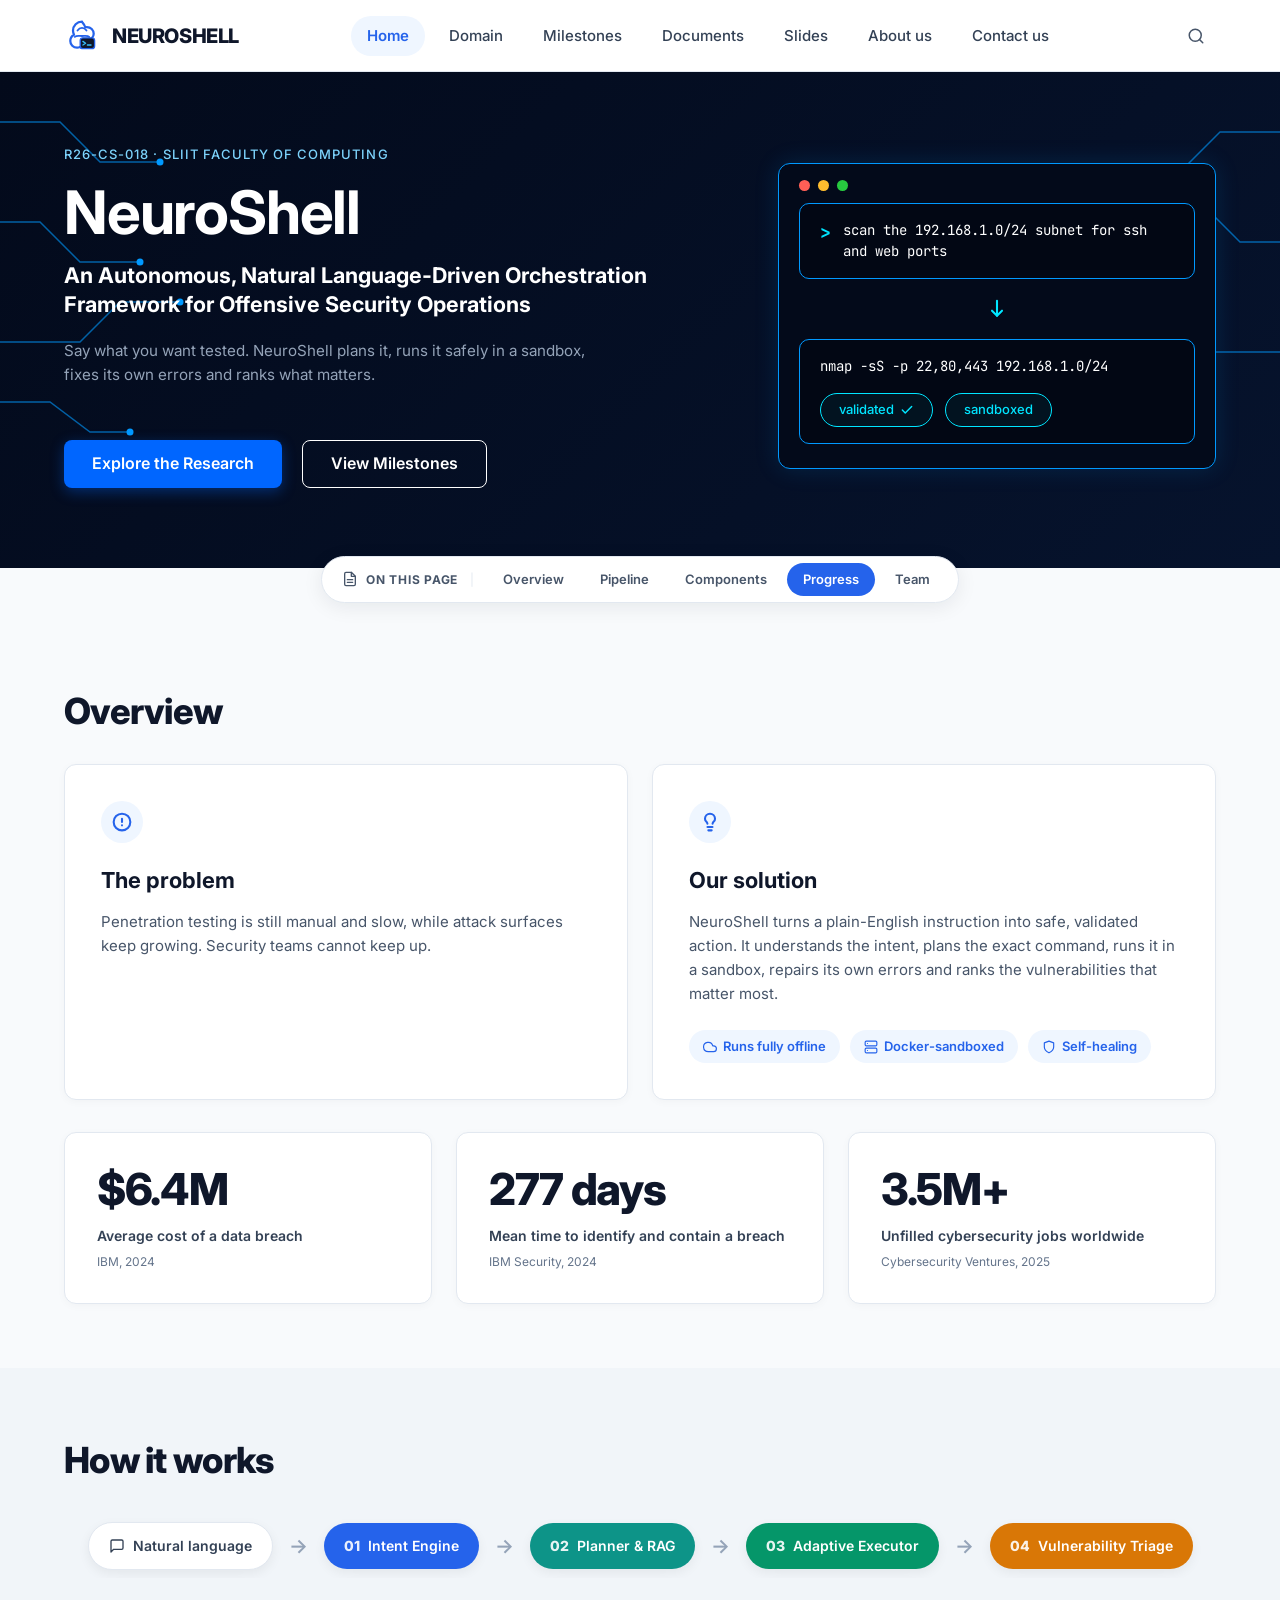
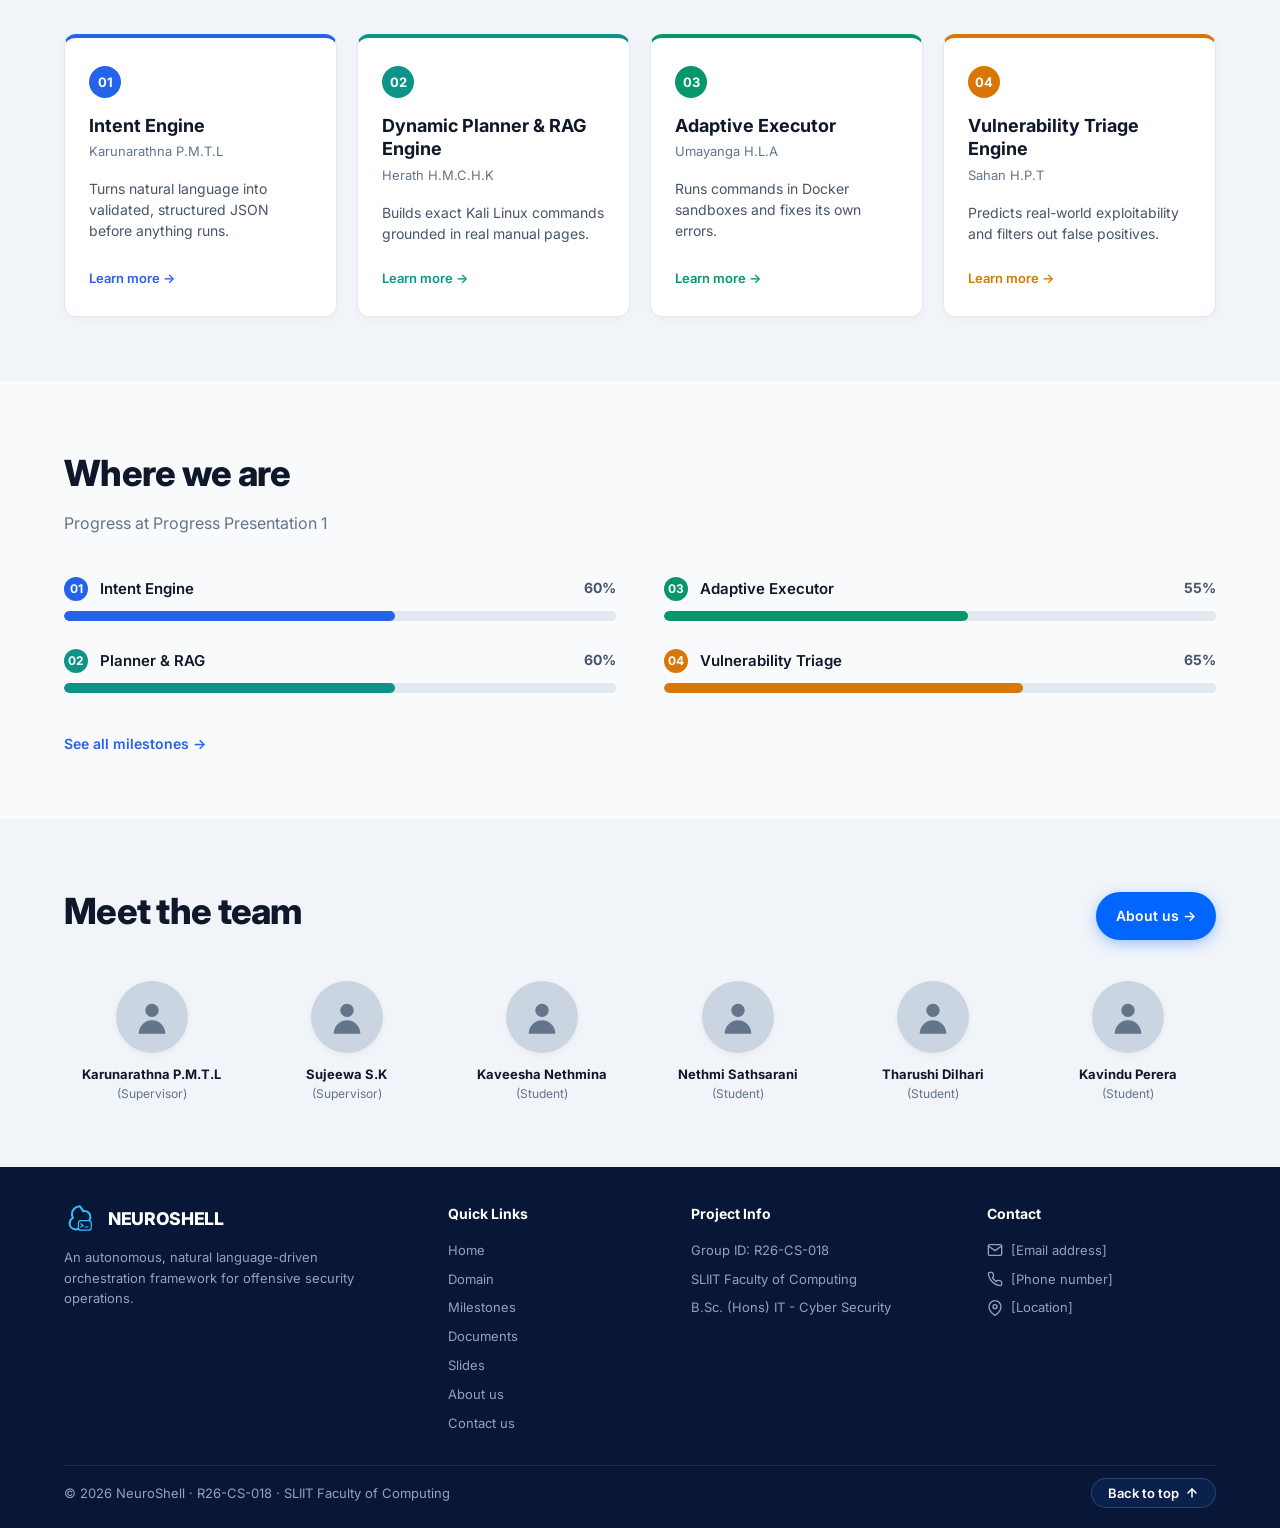
<file: index.html>
<!DOCTYPE html>
<html lang="en">
<head>
  <meta charset="UTF-8">
  <meta name="viewport" content="width=device-width, initial-scale=1.0">
  <meta name="description" content="NeuroShell — An Autonomous, Natural Language-Driven Orchestration Framework for Offensive Security Operations.">
  <title>NeuroShell — Cybersecurity SaaS Homepage</title>
  
  <!-- Fonts -->
  <link rel="preconnect" href="https://fonts.googleapis.com">
  <link rel="preconnect" href="https://fonts.gstatic.com" crossorigin>
  <link href="https://fonts.googleapis.com/css2?family=Inter:wght@400;500;600;700;800&family=JetBrains+Mono:wght@400;500;600&display=swap" rel="stylesheet">
  
  <!-- Stylesheets -->
  <link rel="stylesheet" href="css/components.css">
  <link rel="stylesheet" href="css/style.css">
  <link rel="stylesheet" href="css/responsive.css">
</head>
<body class="home-page">

  <!-- Main Top Header -->
  <header class="site-header">
    <div class="container site-header__inner">
      <a class="brand" href="index.html" aria-label="NeuroShell Homepage">
        <svg class="brand-logo-icon" width="36" height="36" viewBox="0 0 40 40" fill="none" xmlns="http://www.w3.org/2000/svg">
          <!-- Brain Base outline & nodes -->
          <path d="M20 4C14.4772 4 10 8.47715 10 14C10 15.65 10.4042 17.2057 11.1197 18.5714C8.6791 19.8829 7 22.4925 7 25.5C7 29.6421 10.3579 33 14.5 33C15.6457 33 16.731 32.7431 17.7027 32.2826C18.4239 32.8837 19.3496 33.25 20.3571 33.25C22.014 33.25 23.4475 32.2598 24.0893 30.8393C25.0487 31.5772 26.2483 32 27.5 32C30.5376 32 33 29.5376 33 26.5C33 24.8153 32.2415 23.308 31.0456 22.2981C32.2599 21.0373 33 19.3541 33 17.5C33 13.3579 29.6421 10 25.5 10C24.8436 10 24.212 10.0843 23.6116 10.2417C22.6105 6.5501 19.2435 4 20 4Z" stroke="#2563EB" stroke-width="2.5" stroke-linecap="round" stroke-linejoin="round"/>
          <path d="M15 14C15 14 17 11 20 11C23 11 25 14 25 14" stroke="#2563EB" stroke-width="2" stroke-linecap="round"/>
          <path d="M12 21C14 19 17 20 20 20C23 20 26 19 28 21" stroke="#2563EB" stroke-width="2" stroke-linecap="round"/>
          <!-- Terminal Overlay badge inside brain stem -->
          <rect x="18" y="22" width="16" height="12" rx="3" fill="#0F172A" stroke="#2563EB" stroke-width="1.5"/>
          <path d="M21 26L24 28L21 30" stroke="#38BDF8" stroke-width="1.5" stroke-linecap="round" stroke-linejoin="round"/>
          <line x1="26" y1="30" x2="30" y2="30" stroke="#38BDF8" stroke-width="1.5" stroke-linecap="round"/>
        </svg>
        <span class="brand-text">NEURO<span class="brand-accent">SHELL</span></span>
      </a>

      <nav class="nav" aria-label="Primary Navigation">
        <ul class="nav__list">
          <li><a class="nav__link active" href="index.html" aria-current="page">Home</a></li>
          <li><a class="nav__link" href="domain.html">Domain</a></li>
          <li><a class="nav__link" href="milestones.html">Milestones</a></li>
          <li><a class="nav__link" href="documents.html">Documents</a></li>
          <li><a class="nav__link" href="slides.html">Slides</a></li>
          <li><a class="nav__link" href="about.html">About us</a></li>
          <li><a class="nav__link" href="contact.html">Contact us</a></li>
        </ul>
      </nav>

      <div class="header__tools">
        <button class="search-btn" aria-label="Search">
          <svg width="18" height="18" viewBox="0 0 24 24" fill="none" stroke="currentColor" stroke-width="2" stroke-linecap="round" stroke-linejoin="round">
            <circle cx="11" cy="11" r="8"></circle>
            <line x1="21" y1="21" x2="16.65" y2="16.65"></line>
          </svg>
        </button>
        <button class="nav-toggle" aria-label="Toggle menu" aria-expanded="false">
          <span class="hamburger-bar"></span>
          <span class="hamburger-bar"></span>
          <span class="hamburger-bar"></span>
        </button>
      </div>
    </div>
  </header>

  <main>
    <!-- Hero Section -->
    <section class="hero-section">
      <!-- Circuit Traces Left & Right -->
      <svg class="hero-circuit-left" width="220" height="380" viewBox="0 0 220 380" fill="none" xmlns="http://www.w3.org/2000/svg">
        <path d="M0 40H60L100 80H160" stroke="#0099FF" stroke-width="1.5" opacity="0.6"/>
        <circle cx="160" cy="80" r="3.5" fill="#0099FF"/>
        <path d="M0 140H40L80 180H140" stroke="#0099FF" stroke-width="1.5" opacity="0.6"/>
        <circle cx="140" cy="180" r="3.5" fill="#0099FF"/>
        <path d="M0 260H80L120 220H180" stroke="#0099FF" stroke-width="1.5" opacity="0.6"/>
        <circle cx="180" cy="220" r="3.5" fill="#0099FF"/>
        <path d="M0 320H50L90 350H130" stroke="#0099FF" stroke-width="1.5" opacity="0.6"/>
        <circle cx="130" cy="350" r="3.5" fill="#0099FF"/>
      </svg>

      <svg class="hero-circuit-right" width="220" height="380" viewBox="0 0 220 380" fill="none" xmlns="http://www.w3.org/2000/svg">
        <path d="M220 50H160L120 90H60" stroke="#0099FF" stroke-width="1.5" opacity="0.6"/>
        <circle cx="60" cy="90" r="3.5" fill="#0099FF"/>
        <path d="M220 160H180L140 120H80" stroke="#0099FF" stroke-width="1.5" opacity="0.6"/>
        <circle cx="80" cy="120" r="3.5" fill="#0099FF"/>
        <path d="M220 270H140L100 310H40" stroke="#0099FF" stroke-width="1.5" opacity="0.6"/>
        <circle cx="40" cy="310" r="3.5" fill="#0099FF"/>
      </svg>

      <div class="container hero__inner">
        <!-- Left Hero Content -->
        <div class="hero-content">
          <p class="hero-eyebrow">R26-CS-018 &middot; SLIIT FACULTY OF COMPUTING</p>
          <h1 class="hero-title">NeuroShell</h1>
          <h2 class="hero-subtitle">An Autonomous, Natural Language-Driven Orchestration Framework for Offensive Security Operations</h2>
          <p class="hero-lead">Say what you want tested. NeuroShell plans it, runs it safely in a sandbox, fixes its own errors and ranks what matters.</p>
          
          <div class="hero__actions">
            <a class="btn btn--primary" href="#overview">Explore the Research</a>
            <a class="btn btn--outline" href="milestones.html">View Milestones</a>
          </div>
        </div>

        <!-- Right Hero Terminal Widget -->
        <div class="hero-terminal-wrapper">
          <div class="terminal-card">
            <div class="terminal-header">
              <span class="dot dot--red"></span>
              <span class="dot dot--yellow"></span>
              <span class="dot dot--green"></span>
            </div>
            
            <div class="terminal-body">
              <!-- Command Prompt Box 1 -->
              <div class="terminal-box terminal-box--prompt">
                <span class="prompt-arrow">&gt;</span>
                <span class="prompt-text">scan the 192.168.1.0/24 subnet for ssh and web ports</span>
              </div>

              <!-- Down Arrow Divider -->
              <div class="terminal-connector">
                <svg width="20" height="24" viewBox="0 0 24 24" fill="none" stroke="#00E5FF" stroke-width="2.5" stroke-linecap="round" stroke-linejoin="round">
                  <line x1="12" y1="2" x2="12" y2="20"></line>
                  <polyline points="6 14 12 20 18 14"></polyline>
                </svg>
              </div>

              <!-- Command Result Box 2 -->
              <div class="terminal-box terminal-box--result">
                <div class="result-command">nmap -sS -p 22,80,443 192.168.1.0/24</div>
                <div class="result-badges">
                  <span class="pill-badge pill-badge--validated">
                    validated
                    <svg width="14" height="14" viewBox="0 0 24 24" fill="none" stroke="currentColor" stroke-width="2.5" stroke-linecap="round" stroke-linejoin="round">
                      <polyline points="20 6 9 17 4 12"></polyline>
                    </svg>
                  </span>
                  <span class="pill-badge pill-badge--sandboxed">sandboxed</span>
                </div>
              </div>
            </div>
          </div>
        </div>

      </div>
    </section>

    <!-- Sub-header Sticky / Section Quick-Bar -->
    <div class="subnav-bar-wrapper">
      <nav class="subnav-pill" aria-label="Page Sections Navigation">
        <span class="subnav-label">
          <svg width="16" height="16" viewBox="0 0 24 24" fill="none" stroke="currentColor" stroke-width="2" stroke-linecap="round" stroke-linejoin="round">
            <path d="M14 2H6a2 2 0 0 0-2 2v16a2 2 0 0 0 2 2h12a2 2 0 0 0 2-2V8z"></path>
            <polyline points="14 2 14 8 20 8"></polyline>
            <line x1="16" y1="13" x2="8" y2="13"></line>
            <line x1="16" y1="17" x2="8" y2="17"></line>
          </svg>
          ON THIS PAGE
          <span class="label-divider">|</span>
        </span>
        <div class="subnav-links">
          <a href="#overview" class="subnav-link active">Overview</a>
          <a href="#pipeline" class="subnav-link">Pipeline</a>
          <a href="#components" class="subnav-link">Components</a>
          <a href="#progress" class="subnav-link">Progress</a>
          <a href="#team" class="subnav-link">Team</a>
        </div>
      </nav>
    </div>

    <!-- Section 1: Overview -->
    <section id="overview" class="section overview-section">
      <div class="container">
        <h2 class="section-title">Overview</h2>

        <div class="overview-grid">
          <!-- Problem Card -->
          <article class="overview-card">
            <div class="card-icon-circle icon-circle--blue">
              <svg width="20" height="20" viewBox="0 0 24 24" fill="none" stroke="#2563EB" stroke-width="2.5" stroke-linecap="round" stroke-linejoin="round">
                <circle cx="12" cy="12" r="10"></circle>
                <line x1="12" y1="8" x2="12" y2="12"></line>
                <line x1="12" y1="16" x2="12.01" y2="16"></line>
              </svg>
            </div>
            <h3 class="overview-card__title">The problem</h3>
            <p class="overview-card__text">Penetration testing is still manual and slow, while attack surfaces keep growing. Security teams cannot keep up.</p>
          </article>

          <!-- Solution Card -->
          <article class="overview-card">
            <div class="card-icon-circle icon-circle--blue">
              <svg width="20" height="20" viewBox="0 0 24 24" fill="none" stroke="#2563EB" stroke-width="2.5" stroke-linecap="round" stroke-linejoin="round">
                <path d="M9 18h6"></path>
                <path d="M10 22h4"></path>
                <path d="M15.09 14c.18-.98.65-1.74 1.41-2.5A4.65 4.65 0 0 0 18 8 6 6 0 0 0 6 8c0 1 .23 2.23 1.5 3.5A4.61 4.61 0 0 1 8.91 14"></path>
              </svg>
            </div>
            <h3 class="overview-card__title">Our solution</h3>
            <p class="overview-card__text">NeuroShell turns a plain-English instruction into safe, validated action. It understands the intent, plans the exact command, runs it in a sandbox, repairs its own errors and ranks the vulnerabilities that matter most.</p>
            
            <div class="solution-pills">
              <span class="solution-pill">
                <svg width="14" height="14" viewBox="0 0 24 24" fill="none" stroke="currentColor" stroke-width="2" stroke-linecap="round" stroke-linejoin="round">
                  <path d="M18 10h-1.26A8 8 0 1 0 9 20h9a5 5 0 0 0 0-10z"></path>
                </svg>
                Runs fully offline
              </span>
              <span class="solution-pill">
                <svg width="14" height="14" viewBox="0 0 24 24" fill="none" stroke="currentColor" stroke-width="2" stroke-linecap="round" stroke-linejoin="round">
                  <rect x="2" y="2" width="20" height="8" rx="2" ry="2"></rect>
                  <rect x="2" y="14" width="20" height="8" rx="2" ry="2"></rect>
                  <line x1="6" y1="6" x2="6.01" y2="6"></line>
                  <line x1="6" y1="18" x2="6.01" y2="18"></line>
                </svg>
                Docker-sandboxed
              </span>
              <span class="solution-pill">
                <svg width="14" height="14" viewBox="0 0 24 24" fill="none" stroke="currentColor" stroke-width="2" stroke-linecap="round" stroke-linejoin="round">
                  <path d="M12 22s8-4 8-10V5l-8-3-8 3v7c0 6 8 10 8 10z"></path>
                </svg>
                Self-healing
              </span>
            </div>
          </article>
        </div>

        <!-- 3 Stat Metrics Cards -->
        <div class="stats-grid">
          <div class="stat-card">
            <div class="stat-value">$6.4M</div>
            <div class="stat-label">Average cost of a data breach</div>
            <div class="stat-source">IBM, 2024</div>
          </div>

          <div class="stat-card">
            <div class="stat-value">277 days</div>
            <div class="stat-label">Mean time to identify and contain a breach</div>
            <div class="stat-source">IBM Security, 2024</div>
          </div>

          <div class="stat-card">
            <div class="stat-value">3.5M+</div>
            <div class="stat-label">Unfilled cybersecurity jobs worldwide</div>
            <div class="stat-source">Cybersecurity Ventures, 2025</div>
          </div>
        </div>

      </div>
    </section>

    <!-- Section 2: How it works & Pipeline -->
    <section id="pipeline" class="section how-it-works-section">
      <div class="container">
        <h2 class="section-title">How it works</h2>

        <!-- Pipeline Workflow Diagram -->
        <div class="pipeline-flow-wrapper">
          <div class="pipeline-diagram">
            <!-- Step 0: Input -->
            <div class="pipeline-node pipeline-node--input">
              <svg width="16" height="16" viewBox="0 0 24 24" fill="none" stroke="currentColor" stroke-width="2" stroke-linecap="round" stroke-linejoin="round">
                <path d="M21 15a2 2 0 0 1-2 2H7l-4 4V5a2 2 0 0 1 2-2h14a2 2 0 0 1 2 2z"></path>
              </svg>
              <span>Natural language</span>
            </div>

            <div class="pipeline-arrow">&rarr;</div>

            <!-- Step 01 -->
            <div class="pipeline-node pipeline-node--step1">
              <span class="node-num">01</span> Intent Engine
            </div>

            <div class="pipeline-arrow">&rarr;</div>

            <!-- Step 02 -->
            <div class="pipeline-node pipeline-node--step2" id="node-step2">
              <span class="node-num">02</span> Planner &amp; RAG
            </div>

            <div class="pipeline-arrow">&rarr;</div>

            <!-- Step 03 -->
            <div class="pipeline-node pipeline-node--step3">
              <span class="node-num">03</span> Adaptive Executor
            </div>

            <div class="pipeline-arrow">&rarr;</div>

            <!-- Step 04 -->
            <div class="pipeline-node pipeline-node--step4" id="node-step4">
              <span class="node-num">04</span> Vulnerability Triage
            </div>
          </div>
        </div>

        <!-- Section 3: Components (4 Cards Grid) -->
        <div id="components" class="components-grid">
          <!-- Component 1 -->
          <article class="component-card component-card--blue">
            <div class="component-card__badge badge--blue">01</div>
            <h3 class="component-card__title">Intent Engine</h3>
            <div class="component-card__author">Karunarathna P.M.T.L</div>
            <p class="component-card__desc">Turns natural language into validated, structured JSON before anything runs.</p>
            <a class="component-card__link link--blue" href="domain.html#intent-engine">Learn more &rarr;</a>
          </article>

          <!-- Component 2 -->
          <article class="component-card component-card--teal">
            <div class="component-card__badge badge--teal">02</div>
            <h3 class="component-card__title">Dynamic Planner &amp; RAG Engine</h3>
            <div class="component-card__author">Herath H.M.C.H.K</div>
            <p class="component-card__desc">Builds exact Kali Linux commands grounded in real manual pages.</p>
            <a class="component-card__link link--teal" href="domain.html#planner-rag">Learn more &rarr;</a>
          </article>

          <!-- Component 3 -->
          <article class="component-card component-card--emerald">
            <div class="component-card__badge badge--emerald">03</div>
            <h3 class="component-card__title">Adaptive Executor</h3>
            <div class="component-card__author">Umayanga H.L.A</div>
            <p class="component-card__desc">Runs commands in Docker sandboxes and fixes its own errors.</p>
            <a class="component-card__link link--emerald" href="domain.html#adaptive-executor">Learn more &rarr;</a>
          </article>

          <!-- Component 4 -->
          <article class="component-card component-card--amber">
            <div class="component-card__badge badge--amber">04</div>
            <h3 class="component-card__title">Vulnerability Triage Engine</h3>
            <div class="component-card__author">Sahan H.P.T</div>
            <p class="component-card__desc">Predicts real-world exploitability and filters out false positives.</p>
            <a class="component-card__link link--amber" href="domain.html#vulnerability-triage">Learn more &rarr;</a>
          </article>
        </div>

      </div>
    </section>

    <!-- Section 4: Where we are -->
    <section id="progress" class="section where-we-are-section">
      <div class="container">
        <h2 class="section-title">Where we are</h2>
        <p class="section-subtitle">Progress at Progress Presentation 1</p>

        <div class="progress-grid">
          <!-- Item 1 -->
          <div class="progress-item">
            <div class="progress-item__head">
              <span class="progress-item__badge badge--blue">01</span>
              <span class="progress-item__title">Intent Engine</span>
              <span class="progress-item__val">60%</span>
            </div>
            <div class="progress-bar-track">
              <div class="progress-bar-fill fill--blue" style="width: 60%;"></div>
            </div>
          </div>

          <!-- Item 3 -->
          <div class="progress-item">
            <div class="progress-item__head">
              <span class="progress-item__badge badge--emerald">03</span>
              <span class="progress-item__title">Adaptive Executor</span>
              <span class="progress-item__val">55%</span>
            </div>
            <div class="progress-bar-track">
              <div class="progress-bar-fill fill--emerald" style="width: 55%;"></div>
            </div>
          </div>

          <!-- Item 2 -->
          <div class="progress-item">
            <div class="progress-item__head">
              <span class="progress-item__badge badge--teal">02</span>
              <span class="progress-item__title">Planner &amp; RAG</span>
              <span class="progress-item__val">60%</span>
            </div>
            <div class="progress-bar-track">
              <div class="progress-bar-fill fill--teal" style="width: 60%;"></div>
            </div>
          </div>

          <!-- Item 4 -->
          <div class="progress-item">
            <div class="progress-item__head">
              <span class="progress-item__badge badge--amber">04</span>
              <span class="progress-item__title">Vulnerability Triage</span>
              <span class="progress-item__val">65%</span>
            </div>
            <div class="progress-bar-track">
              <div class="progress-bar-fill fill--amber" style="width: 65%;"></div>
            </div>
          </div>
        </div>

        <div class="milestones-link-wrap">
          <a class="milestones-link" href="milestones.html">See all milestones &rarr;</a>
        </div>
      </div>
    </section>

    <!-- Section 5: Meet the team -->
    <section id="team" class="section meet-team-section">
      <div class="container">
        <div class="team-header">
          <h2 class="section-title">Meet the team</h2>
          <a href="about.html" class="btn btn--primary btn--sm">About us &rarr;</a>
        </div>

        <div class="team-avatars-grid">
          <!-- Member 1 -->
          <div class="team-avatar-card">
            <div class="avatar-circle">
              <svg width="40" height="40" viewBox="0 0 24 24" fill="#64748B" xmlns="http://www.w3.org/2000/svg">
                <path d="M12 12C14.2091 12 16 10.2091 16 8C16 5.79086 14.2091 4 12 4C9.79086 4 8 5.79086 8 8C8 10.2091 9.79086 12 12 12Z"/>
                <path d="M12 14C7.58172 14 4 17.5817 4 22H20C20 17.5817 16.4183 14 12 14Z"/>
              </svg>
            </div>
            <div class="avatar-name">Karunarathna P.M.T.L</div>
            <div class="avatar-role">(Supervisor)</div>
          </div>

          <!-- Member 2 -->
          <div class="team-avatar-card">
            <div class="avatar-circle">
              <svg width="40" height="40" viewBox="0 0 24 24" fill="#64748B" xmlns="http://www.w3.org/2000/svg">
                <path d="M12 12C14.2091 12 16 10.2091 16 8C16 5.79086 14.2091 4 12 4C9.79086 4 8 5.79086 8 8C8 10.2091 9.79086 12 12 12Z"/>
                <path d="M12 14C7.58172 14 4 17.5817 4 22H20C20 17.5817 16.4183 14 12 14Z"/>
              </svg>
            </div>
            <div class="avatar-name">Sujeewa S.K</div>
            <div class="avatar-role">(Supervisor)</div>
          </div>

          <!-- Member 3 -->
          <div class="team-avatar-card">
            <div class="avatar-circle">
              <svg width="40" height="40" viewBox="0 0 24 24" fill="#64748B" xmlns="http://www.w3.org/2000/svg">
                <path d="M12 12C14.2091 12 16 10.2091 16 8C16 5.79086 14.2091 4 12 4C9.79086 4 8 5.79086 8 8C8 10.2091 9.79086 12 12 12Z"/>
                <path d="M12 14C7.58172 14 4 17.5817 4 22H20C20 17.5817 16.4183 14 12 14Z"/>
              </svg>
            </div>
            <div class="avatar-name">Kaveesha Nethmina</div>
            <div class="avatar-role">(Student)</div>
          </div>

          <!-- Member 4 -->
          <div class="team-avatar-card">
            <div class="avatar-circle">
              <svg width="40" height="40" viewBox="0 0 24 24" fill="#64748B" xmlns="http://www.w3.org/2000/svg">
                <path d="M12 12C14.2091 12 16 10.2091 16 8C16 5.79086 14.2091 4 12 4C9.79086 4 8 5.79086 8 8C8 10.2091 9.79086 12 12 12Z"/>
                <path d="M12 14C7.58172 14 4 17.5817 4 22H20C20 17.5817 16.4183 14 12 14Z"/>
              </svg>
            </div>
            <div class="avatar-name">Nethmi Sathsarani</div>
            <div class="avatar-role">(Student)</div>
          </div>

          <!-- Member 5 -->
          <div class="team-avatar-card">
            <div class="avatar-circle">
              <svg width="40" height="40" viewBox="0 0 24 24" fill="#64748B" xmlns="http://www.w3.org/2000/svg">
                <path d="M12 12C14.2091 12 16 10.2091 16 8C16 5.79086 14.2091 4 12 4C9.79086 4 8 5.79086 8 8C8 10.2091 9.79086 12 12 12Z"/>
                <path d="M12 14C7.58172 14 4 17.5817 4 22H20C20 17.5817 16.4183 14 12 14Z"/>
              </svg>
            </div>
            <div class="avatar-name">Tharushi Dilhari</div>
            <div class="avatar-role">(Student)</div>
          </div>

          <!-- Member 6 -->
          <div class="team-avatar-card">
            <div class="avatar-circle">
              <svg width="40" height="40" viewBox="0 0 24 24" fill="#64748B" xmlns="http://www.w3.org/2000/svg">
                <path d="M12 12C14.2091 12 16 10.2091 16 8C16 5.79086 14.2091 4 12 4C9.79086 4 8 5.79086 8 8C8 10.2091 9.79086 12 12 12Z"/>
                <path d="M12 14C7.58172 14 4 17.5817 4 22H20C20 17.5817 16.4183 14 12 14Z"/>
              </svg>
            </div>
            <div class="avatar-name">Kavindu Perera</div>
            <div class="avatar-role">(Student)</div>
          </div>
        </div>

      </div>
    </section>

  </main>

  <!-- Main Footer -->
  <footer class="site-footer">
    <div class="container">
      <div class="footer__grid">
        
        <!-- Col 1: Brand Info -->
        <div class="footer-brand-col">
          <a class="footer-brand" href="index.html">
            <svg class="brand-logo-icon" width="32" height="32" viewBox="0 0 40 40" fill="none" xmlns="http://www.w3.org/2000/svg">
              <path d="M20 4C14.4772 4 10 8.47715 10 14C10 15.65 10.4042 17.2057 11.1197 18.5714C8.6791 19.8829 7 22.4925 7 25.5C7 29.6421 10.3579 33 14.5 33C15.6457 33 16.731 32.7431 17.7027 32.2826C18.4239 32.8837 19.3496 33.25 20.3571 33.25C22.014 33.25 23.4475 32.2598 24.0893 30.8393C25.0487 31.5772 26.2483 32 27.5 32C30.5376 32 33 29.5376 33 26.5C33 24.8153 32.2415 23.308 31.0456 22.2981C32.2599 21.0373 33 19.3541 33 17.5C33 13.3579 29.6421 10 25.5 10C24.8436 10 24.212 10.0843 23.6116 10.2417C22.6105 6.5501 19.2435 4 20 4Z" stroke="#38BDF8" stroke-width="2.5" stroke-linecap="round" stroke-linejoin="round"/>
              <rect x="18" y="22" width="16" height="12" rx="3" fill="#0B193C" stroke="#38BDF8" stroke-width="1.5"/>
              <path d="M21 26L24 28L21 30" stroke="#38BDF8" stroke-width="1.5" stroke-linecap="round" stroke-linejoin="round"/>
              <line x1="26" y1="30" x2="30" y2="30" stroke="#38BDF8" stroke-width="1.5" stroke-linecap="round"/>
            </svg>
            <span class="footer-brand-text">NEURO<span class="brand-accent">SHELL</span></span>
          </a>
          <p class="footer-desc">An autonomous, natural language-driven orchestration framework for offensive security operations.</p>
        </div>

        <!-- Col 2: Quick Links -->
        <div class="footer-links-col">
          <h4 class="footer__title">Quick Links</h4>
          <ul class="footer__list">
            <li><a href="index.html">Home</a></li>
            <li><a href="domain.html">Domain</a></li>
            <li><a href="milestones.html">Milestones</a></li>
            <li><a href="documents.html">Documents</a></li>
            <li><a href="slides.html">Slides</a></li>
            <li><a href="about.html">About us</a></li>
            <li><a href="contact.html">Contact us</a></li>
          </ul>
        </div>

        <!-- Col 3: Project Info -->
        <div class="footer-info-col">
          <h4 class="footer__title">Project Info</h4>
          <ul class="footer-info-list">
            <li>Group ID: R26-CS-018</li>
            <li>SLIIT Faculty of Computing</li>
            <li>B.Sc. (Hons) IT - Cyber Security</li>
          </ul>
        </div>

        <!-- Col 4: Contact -->
        <div class="footer-contact-col">
          <h4 class="footer__title">Contact</h4>
          <ul class="footer-contact-list">
            <li>
              <svg width="16" height="16" viewBox="0 0 24 24" fill="none" stroke="currentColor" stroke-width="2" stroke-linecap="round" stroke-linejoin="round"><path d="M4 4h16c1.1 0 2 .9 2 2v12c0 1.1-.9 2-2 2H4c-1.1 0-2-.9-2-2V6c0-1.1.9-2 2-2z"></path><polyline points="22,6 12,13 2,6"></polyline></svg>
              [Email address]
            </li>
            <li>
              <svg width="16" height="16" viewBox="0 0 24 24" fill="none" stroke="currentColor" stroke-width="2" stroke-linecap="round" stroke-linejoin="round"><path d="M22 16.92v3a2 2 0 0 1-2.18 2 19.79 19.79 0 0 1-8.63-3.07 19.5 19.5 0 0 1-6-6 19.79 19.79 0 0 1-3.07-8.67A2 2 0 0 1 4.11 2h3a2 2 0 0 1 2 1.72 12.84 12.84 0 0 0 .7 2.81 2 2 0 0 1-.45 2.11L8.09 9.91a16 16 0 0 0 6 6l1.27-1.27a2 2 0 0 1 2.11-.45 12.84 12.84 0 0 0 2.81.7A2 2 0 0 1 22 16.92z"></path></svg>
              [Phone number]
            </li>
            <li>
              <svg width="16" height="16" viewBox="0 0 24 24" fill="none" stroke="currentColor" stroke-width="2" stroke-linecap="round" stroke-linejoin="round"><path d="M21 10c0 7-9 13-9 13s-9-6-9-13a9 9 0 0 1 18 0z"></path><circle cx="12" cy="10" r="3"></circle></svg>
              [Location]
            </li>
          </ul>
        </div>

      </div>

      <!-- Copyright Sub-Bar -->
      <div class="footer__bottom">
        <span class="copyright-text">&copy; <span data-year>2026</span> NeuroShell &middot; R26-CS-018 &middot; SLIIT Faculty of Computing</span>
        <button class="back-to-top-btn" aria-label="Back to top">
          Back to top
          <svg width="14" height="14" viewBox="0 0 24 24" fill="none" stroke="currentColor" stroke-width="2.5" stroke-linecap="round" stroke-linejoin="round">
            <line x1="12" y1="19" x2="12" y2="5"></line>
            <polyline points="5 12 12 5 19 12"></polyline>
          </svg>
        </button>
      </div>

    </div>
  </footer>

  <script src="js/main.js"></script>
</body>
</html>
</file>
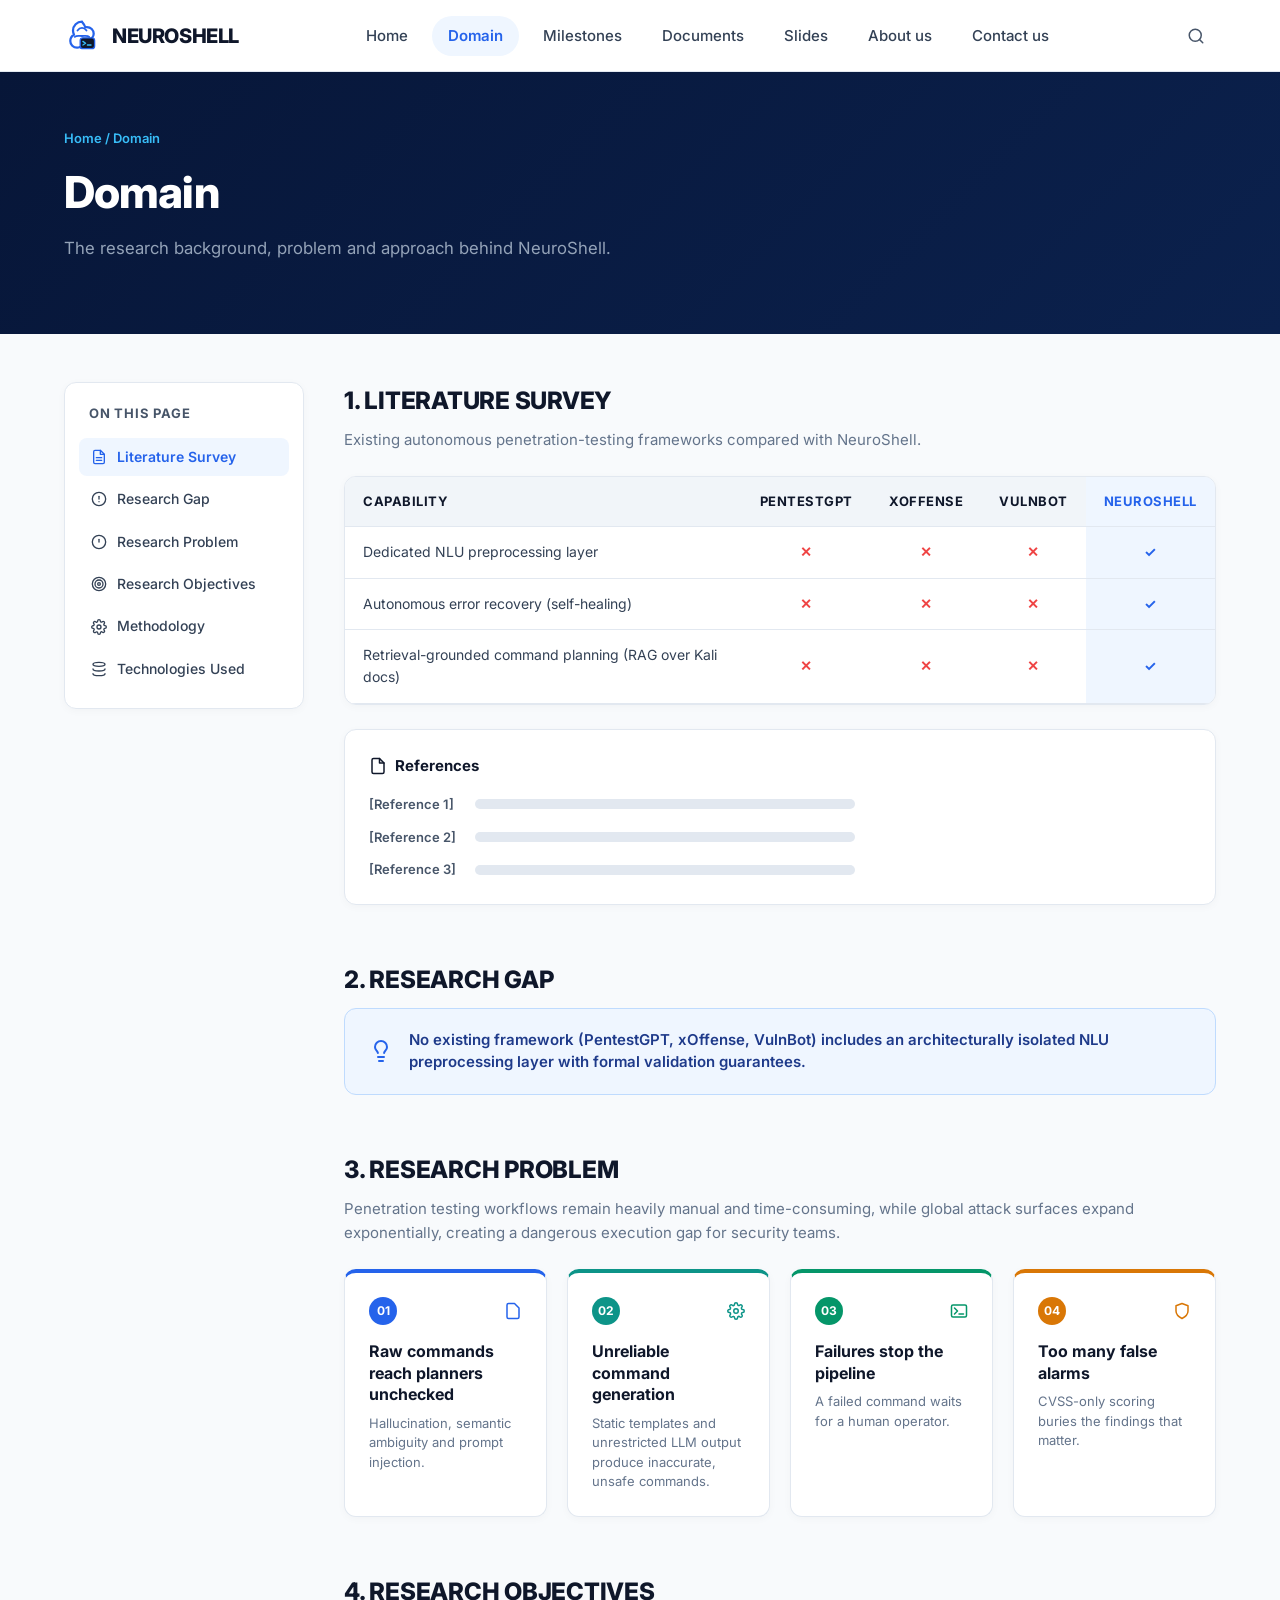
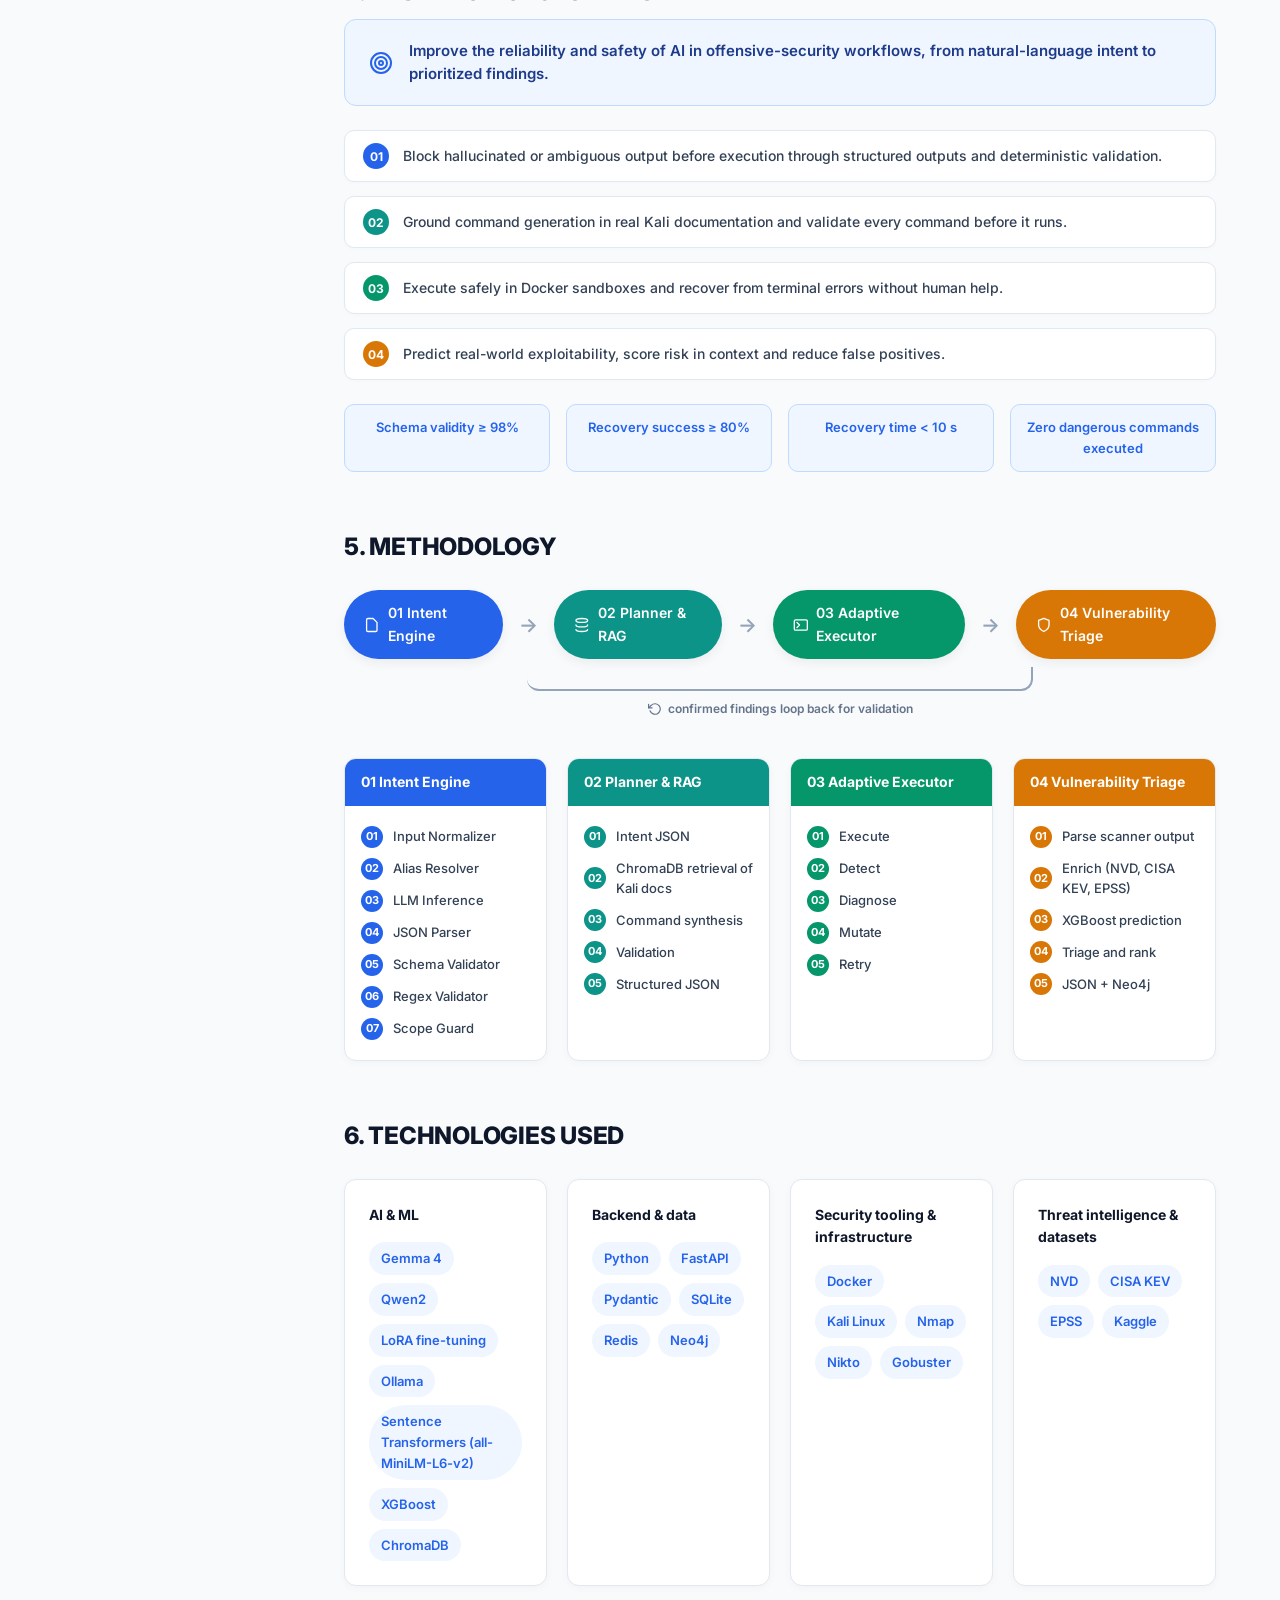
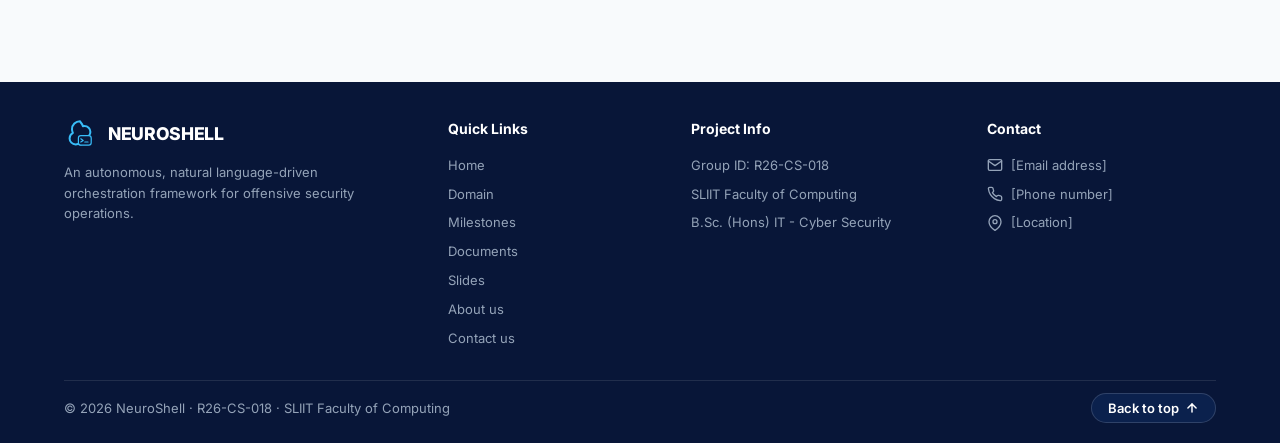
<file: domain.html>
<!DOCTYPE html>
<html lang="en">
<head>
  <meta charset="UTF-8">
  <meta name="viewport" content="width=device-width, initial-scale=1.0">
  <meta name="description" content="NeuroShell Domain — Literature Survey, Research Gap, Objectives, Methodology and Technologies.">
  <title>Domain — NeuroShell Cybersecurity SaaS</title>
  
  <!-- Fonts -->
  <link rel="preconnect" href="https://fonts.googleapis.com">
  <link rel="preconnect" href="https://fonts.gstatic.com" crossorigin>
  <link href="https://fonts.googleapis.com/css2?family=Inter:wght@400;500;600;700;800&family=JetBrains+Mono:wght@400;500;600&display=swap" rel="stylesheet">
  
  <!-- Stylesheets -->
  <link rel="stylesheet" href="css/components.css">
  <link rel="stylesheet" href="css/style.css">
  <link rel="stylesheet" href="css/responsive.css">
</head>
<body class="domain-page">

  <!-- Main Top Header -->
  <header class="site-header">
    <div class="container site-header__inner">
      <a class="brand" href="index.html" aria-label="NeuroShell Homepage">
        <svg class="brand-logo-icon" width="36" height="36" viewBox="0 0 40 40" fill="none" xmlns="http://www.w3.org/2000/svg">
          <path d="M20 4C14.4772 4 10 8.47715 10 14C10 15.65 10.4042 17.2057 11.1197 18.5714C8.6791 19.8829 7 22.4925 7 25.5C7 29.6421 10.3579 33 14.5 33C15.6457 33 16.731 32.7431 17.7027 32.2826C18.4239 32.8837 19.3496 33.25 20.3571 33.25C22.014 33.25 23.4475 32.2598 24.0893 30.8393C25.0487 31.5772 26.2483 32 27.5 32C30.5376 32 33 29.5376 33 26.5C33 24.8153 32.2415 23.308 31.0456 22.2981C32.2599 21.0373 33 19.3541 33 17.5C33 13.3579 29.6421 10 25.5 10C24.8436 10 24.212 10.0843 23.6116 10.2417C22.6105 6.5501 19.2435 4 20 4Z" stroke="#2563EB" stroke-width="2.5" stroke-linecap="round" stroke-linejoin="round"/>
          <path d="M15 14C15 14 17 11 20 11C23 11 25 14 25 14" stroke="#2563EB" stroke-width="2" stroke-linecap="round"/>
          <path d="M12 21C14 19 17 20 20 20C23 20 26 19 28 21" stroke="#2563EB" stroke-width="2" stroke-linecap="round"/>
          <rect x="18" y="22" width="16" height="12" rx="3" fill="#0F172A" stroke="#2563EB" stroke-width="1.5"/>
          <path d="M21 26L24 28L21 30" stroke="#38BDF8" stroke-width="1.5" stroke-linecap="round" stroke-linejoin="round"/>
          <line x1="26" y1="30" x2="30" y2="30" stroke="#38BDF8" stroke-width="1.5" stroke-linecap="round"/>
        </svg>
        <span class="brand-text">NEURO<span class="brand-accent">SHELL</span></span>
      </a>

      <nav class="nav" aria-label="Primary Navigation">
        <ul class="nav__list">
          <li><a class="nav__link" href="index.html">Home</a></li>
          <li><a class="nav__link active" href="domain.html" aria-current="page">Domain</a></li>
          <li><a class="nav__link" href="milestones.html">Milestones</a></li>
          <li><a class="nav__link" href="documents.html">Documents</a></li>
          <li><a class="nav__link" href="slides.html">Slides</a></li>
          <li><a class="nav__link" href="about.html">About us</a></li>
          <li><a class="nav__link" href="contact.html">Contact us</a></li>
        </ul>
      </nav>

      <div class="header__tools">
        <button class="search-btn" aria-label="Search">
          <svg width="18" height="18" viewBox="0 0 24 24" fill="none" stroke="currentColor" stroke-width="2" stroke-linecap="round" stroke-linejoin="round">
            <circle cx="11" cy="11" r="8"></circle>
            <line x1="21" y1="21" x2="16.65" y2="16.65"></line>
          </svg>
        </button>
        <button class="nav-toggle" aria-label="Toggle menu" aria-expanded="false">
          <span class="hamburger-bar"></span>
          <span class="hamburger-bar"></span>
          <span class="hamburger-bar"></span>
        </button>
      </div>
    </div>
  </header>

  <main>
    <!-- Domain Hero / Banner Section -->
    <section class="domain-hero">
      <div class="hero-grid-bg"></div>
      <div class="container">
        <div class="domain-breadcrumb">Home / Domain</div>
        <h1 class="domain-title">Domain</h1>
        <p class="domain-subtitle">The research background, problem and approach behind NeuroShell.</p>
      </div>
    </section>

    <!-- Main Domain 2-Column Content Layout -->
    <section class="domain-main-section">
      <div class="container domain-container">
        <div class="domain-layout">
          
          <!-- Sticky Left Sidebar Navigation -->
          <aside class="domain-sidebar-wrapper">
            <div class="domain-sidebar-card">
              <div class="sidebar-header">On this page</div>
              <nav class="sidebar-nav">
                <a href="#literature-survey" class="sidebar-link active">
                  <svg width="16" height="16" viewBox="0 0 24 24" fill="none" stroke="currentColor" stroke-width="2" stroke-linecap="round" stroke-linejoin="round">
                    <path d="M14 2H6a2 2 0 0 0-2 2v16a2 2 0 0 0 2 2h12a2 2 0 0 0 2-2V8z"></path>
                    <polyline points="14 2 14 8 20 8"></polyline>
                    <line x1="16" y1="13" x2="8" y2="13"></line>
                    <line x1="16" y1="17" x2="8" y2="17"></line>
                  </svg>
                  Literature Survey
                </a>
                <a href="#research-gap" class="sidebar-link">
                  <svg width="16" height="16" viewBox="0 0 24 24" fill="none" stroke="currentColor" stroke-width="2" stroke-linecap="round" stroke-linejoin="round">
                    <circle cx="12" cy="12" r="10"></circle>
                    <line x1="12" y1="8" x2="12" y2="12"></line>
                    <line x1="12" y1="16" x2="12.01" y2="16"></line>
                  </svg>
                  Research Gap
                </a>
                <a href="#research-problem" class="sidebar-link">
                  <svg width="16" height="16" viewBox="0 0 24 24" fill="none" stroke="currentColor" stroke-width="2" stroke-linecap="round" stroke-linejoin="round">
                    <circle cx="12" cy="12" r="10"></circle>
                    <line x1="12" y1="8" x2="12" y2="12"></line>
                  </svg>
                  Research Problem
                </a>
                <a href="#research-objectives" class="sidebar-link">
                  <svg width="16" height="16" viewBox="0 0 24 24" fill="none" stroke="currentColor" stroke-width="2" stroke-linecap="round" stroke-linejoin="round">
                    <circle cx="12" cy="12" r="10"></circle>
                    <circle cx="12" cy="12" r="6"></circle>
                    <circle cx="12" cy="12" r="2"></circle>
                  </svg>
                  Research Objectives
                </a>
                <a href="#methodology" class="sidebar-link">
                  <svg width="16" height="16" viewBox="0 0 24 24" fill="none" stroke="currentColor" stroke-width="2" stroke-linecap="round" stroke-linejoin="round">
                    <circle cx="12" cy="12" r="3"></circle>
                    <path d="M19.4 15a1.65 1.65 0 0 0 .33 1.82l.06.06a2 2 0 0 1 0 2.83 2 2 0 0 1-2.83 0l-.06-.06a1.65 1.65 0 0 0-1.82-.33 1.65 1.65 0 0 0-1 1.51V21a2 2 0 0 1-2 2 2 2 0 0 1-2-2v-.09A1.65 1.65 0 0 0 9 19.4a1.65 1.65 0 0 0-1.82.33l-.06.06a2 2 0 0 1-2.83 0 2 2 0 0 1 0-2.83l.06-.06a1.65 1.65 0 0 0 .33-1.82 1.65 1.65 0 0 0-1.51-1H3a2 2 0 0 1-2-2 2 2 0 0 1 2-2h.09A1.65 1.65 0 0 0 4.6 9a1.65 1.65 0 0 0-.33-1.82l-.06-.06a2 2 0 0 1 0-2.83 2 2 0 0 1 2.83 0l.06.06a1.65 1.65 0 0 0 1.82.33H9a1.65 1.65 0 0 0 1-1.51V3a2 2 0 0 1 2-2 2 2 0 0 1 2 2v.09a1.65 1.65 0 0 0 1 1.51 1.65 1.65 0 0 0 1.82-.33l.06-.06a2 2 0 0 1 2.83 0 2 2 0 0 1 0 2.83l-.06.06a1.65 1.65 0 0 0-.33 1.82V9a1.65 1.65 0 0 0 1.51 1H21a2 2 0 0 1 2 2 2 2 0 0 1-2 2h-.09a1.65 1.65 0 0 0-1.51 1z"></path>
                  </svg>
                  Methodology
                </a>
                <a href="#technologies-used" class="sidebar-link">
                  <svg width="16" height="16" viewBox="0 0 24 24" fill="none" stroke="currentColor" stroke-width="2" stroke-linecap="round" stroke-linejoin="round">
                    <ellipse cx="12" cy="5" rx="9" ry="3"></ellipse>
                    <path d="M21 12c0 1.66-4 3-9 3s-9-1.34-9-3"></path>
                    <path d="M21 19c0 1.66-4 3-9 3s-9-1.34-9-3"></path>
                  </svg>
                  Technologies Used
                </a>
              </nav>
            </div>
          </aside>

          <!-- Right Content Column -->
          <div class="domain-content">
            
            <!-- Section 1: Literature Survey -->
            <section id="literature-survey" class="domain-block">
              <h2 class="domain-block-title">1. LITERATURE SURVEY</h2>
              <p class="domain-block-sub">Existing autonomous penetration-testing frameworks compared with NeuroShell.</p>

              <!-- Comparison Table -->
              <div class="table-responsive-wrap">
                <table class="domain-table">
                  <thead>
                    <tr>
                      <th class="col-cap">Capability</th>
                      <th>PentestGPT</th>
                      <th>xOffense</th>
                      <th>VulnBot</th>
                      <th class="col-neuroshell">NeuroShell</th>
                    </tr>
                  </thead>
                  <tbody>
                    <tr>
                      <td>Dedicated NLU preprocessing layer</td>
                      <td class="col-cross">&#10005;</td>
                      <td class="col-cross">&#10005;</td>
                      <td class="col-cross">&#10005;</td>
                      <td class="col-check-neuroshell">&#10003;</td>
                    </tr>
                    <tr>
                      <td>Autonomous error recovery (self-healing)</td>
                      <td class="col-cross">&#10005;</td>
                      <td class="col-cross">&#10005;</td>
                      <td class="col-cross">&#10005;</td>
                      <td class="col-check-neuroshell">&#10003;</td>
                    </tr>
                    <tr>
                      <td>Retrieval-grounded command planning (RAG over Kali docs)</td>
                      <td class="col-cross">&#10005;</td>
                      <td class="col-cross">&#10005;</td>
                      <td class="col-cross">&#10005;</td>
                      <td class="col-check-neuroshell">&#10003;</td>
                    </tr>
                  </tbody>
                </table>
              </div>

              <!-- References Box -->
              <div class="references-box">
                <div class="references-header">
                  <svg width="18" height="18" viewBox="0 0 24 24" fill="none" stroke="currentColor" stroke-width="2" stroke-linecap="round" stroke-linejoin="round">
                    <path d="M14 2H6a2 2 0 0 0-2 2v16a2 2 0 0 0 2 2h12a2 2 0 0 0 2-2V8z"></path>
                    <polyline points="14 2 14 8 20 8"></polyline>
                  </svg>
                  References
                </div>
                <div class="references-list">
                  <div class="ref-item">
                    <span class="ref-label">[Reference 1]</span>
                    <span class="ref-bar"></span>
                  </div>
                  <div class="ref-item">
                    <span class="ref-label">[Reference 2]</span>
                    <span class="ref-bar"></span>
                  </div>
                  <div class="ref-item">
                    <span class="ref-label">[Reference 3]</span>
                    <span class="ref-bar"></span>
                  </div>
                </div>
              </div>
            </section>

            <!-- Section 2: Research Gap -->
            <section id="research-gap" class="domain-block">
              <h2 class="domain-block-title">2. RESEARCH GAP</h2>
              <div class="alert-box alert-box--gap">
                <div class="alert-icon">
                  <svg width="24" height="24" viewBox="0 0 24 24" fill="none" stroke="#2563EB" stroke-width="2" stroke-linecap="round" stroke-linejoin="round">
                    <path d="M9 18h6"></path>
                    <path d="M10 22h4"></path>
                    <path d="M15.09 14c.18-.98.65-1.74 1.41-2.5A4.65 4.65 0 0 0 18 8 6 6 0 0 0 6 8c0 1 .23 2.23 1.5 3.5A4.61 4.61 0 0 1 8.91 14"></path>
                  </svg>
                </div>
                <div class="alert-text">
                  No existing framework (PentestGPT, xOffense, VulnBot) includes an architecturally isolated NLU preprocessing layer with formal validation guarantees.
                </div>
              </div>
            </section>

            <!-- Section 3: Research Problem -->
            <section id="research-problem" class="domain-block">
              <h2 class="domain-block-title">3. RESEARCH PROBLEM</h2>
              <p class="domain-block-sub">Penetration testing workflows remain heavily manual and time-consuming, while global attack surfaces expand exponentially, creating a dangerous execution gap for security teams.</p>

              <div class="problem-cards-grid">
                <!-- Card 01 -->
                <article class="prob-card prob-card--blue">
                  <div class="prob-card__head">
                    <span class="prob-badge badge--blue">01</span>
                    <svg width="18" height="18" viewBox="0 0 24 24" fill="none" stroke="#2563EB" stroke-width="2" stroke-linecap="round" stroke-linejoin="round">
                      <path d="M14 2H6a2 2 0 0 0-2 2v16a2 2 0 0 0 2 2h12a2 2 0 0 0 2-2V8z"></path>
                    </svg>
                  </div>
                  <h3 class="prob-card__title">Raw commands reach planners unchecked</h3>
                  <p class="prob-card__text">Hallucination, semantic ambiguity and prompt injection.</p>
                </article>

                <!-- Card 02 -->
                <article class="prob-card prob-card--teal">
                  <div class="prob-card__head">
                    <span class="prob-badge badge--teal">02</span>
                    <svg width="18" height="18" viewBox="0 0 24 24" fill="none" stroke="#0D9488" stroke-width="2" stroke-linecap="round" stroke-linejoin="round">
                      <circle cx="12" cy="12" r="3"></circle>
                      <path d="M19.4 15a1.65 1.65 0 0 0 .33 1.82l.06.06a2 2 0 0 1 0 2.83 2 2 0 0 1-2.83 0l-.06-.06a1.65 1.65 0 0 0-1.82-.33 1.65 1.65 0 0 0-1 1.51V21a2 2 0 0 1-2 2 2 2 0 0 1-2-2v-.09A1.65 1.65 0 0 0 9 19.4a1.65 1.65 0 0 0-1.82.33l-.06.06a2 2 0 0 1-2.83 0 2 2 0 0 1 0-2.83l.06-.06a1.65 1.65 0 0 0 .33-1.82 1.65 1.65 0 0 0-1.51-1H3a2 2 0 0 1-2-2 2 2 0 0 1 2-2h.09A1.65 1.65 0 0 0 4.6 9a1.65 1.65 0 0 0-.33-1.82l-.06-.06a2 2 0 0 1 0-2.83 2 2 0 0 1 2.83 0l.06.06a1.65 1.65 0 0 0 1.82.33H9a1.65 1.65 0 0 0 1-1.51V3a2 2 0 0 1 2-2 2 2 0 0 1 2 2v.09a1.65 1.65 0 0 0 1 1.51 1.65 1.65 0 0 0 1.82-.33l.06-.06a2 2 0 0 1 2.83 0 2 2 0 0 1 0 2.83l-.06.06a1.65 1.65 0 0 0-.33 1.82V9a1.65 1.65 0 0 0 1.51 1H21a2 2 0 0 1 2 2 2 2 0 0 1-2 2h-.09a1.65 1.65 0 0 0-1.51 1z"></path>
                    </svg>
                  </div>
                  <h3 class="prob-card__title">Unreliable command generation</h3>
                  <p class="prob-card__text">Static templates and unrestricted LLM output produce inaccurate, unsafe commands.</p>
                </article>

                <!-- Card 03 -->
                <article class="prob-card prob-card--emerald">
                  <div class="prob-card__head">
                    <span class="prob-badge badge--emerald">03</span>
                    <svg width="18" height="18" viewBox="0 0 24 24" fill="none" stroke="#059669" stroke-width="2" stroke-linecap="round" stroke-linejoin="round">
                      <rect x="2" y="4" width="20" height="16" rx="2"></rect>
                      <path d="M6 8l4 4-4 4"></path>
                      <path d="M12 16h6"></path>
                    </svg>
                  </div>
                  <h3 class="prob-card__title">Failures stop the pipeline</h3>
                  <p class="prob-card__text">A failed command waits for a human operator.</p>
                </article>

                <!-- Card 04 -->
                <article class="prob-card prob-card--amber">
                  <div class="prob-card__head">
                    <span class="prob-badge badge--amber">04</span>
                    <svg width="18" height="18" viewBox="0 0 24 24" fill="none" stroke="#D97706" stroke-width="2" stroke-linecap="round" stroke-linejoin="round">
                      <path d="M12 22s8-4 8-10V5l-8-3-8 3v7c0 6 8 10 8 10z"></path>
                    </svg>
                  </div>
                  <h3 class="prob-card__title">Too many false alarms</h3>
                  <p class="prob-card__text">CVSS-only scoring buries the findings that matter.</p>
                </article>
              </div>
            </section>

            <!-- Section 4: Research Objectives -->
            <section id="research-objectives" class="domain-block">
              <h2 class="domain-block-title">4. RESEARCH OBJECTIVES</h2>
              
              <!-- Objective Banner -->
              <div class="alert-box alert-box--objective">
                <div class="alert-icon">
                  <svg width="24" height="24" viewBox="0 0 24 24" fill="none" stroke="#2563EB" stroke-width="2" stroke-linecap="round" stroke-linejoin="round">
                    <circle cx="12" cy="12" r="10"></circle>
                    <circle cx="12" cy="12" r="6"></circle>
                    <circle cx="12" cy="12" r="2"></circle>
                  </svg>
                </div>
                <div class="alert-text">
                  Improve the reliability and safety of AI in offensive-security workflows, from natural-language intent to prioritized findings.
                </div>
              </div>

              <!-- Objectives List Rows -->
              <div class="objectives-list">
                <div class="obj-item">
                  <span class="obj-badge badge--blue">01</span>
                  <span class="obj-text">Block hallucinated or ambiguous output before execution through structured outputs and deterministic validation.</span>
                </div>
                <div class="obj-item">
                  <span class="obj-badge badge--teal">02</span>
                  <span class="obj-text">Ground command generation in real Kali documentation and validate every command before it runs.</span>
                </div>
                <div class="obj-item">
                  <span class="obj-badge badge--emerald">03</span>
                  <span class="obj-text">Execute safely in Docker sandboxes and recover from terminal errors without human help.</span>
                </div>
                <div class="obj-item">
                  <span class="obj-badge badge--amber">04</span>
                  <span class="obj-text">Predict real-world exploitability, score risk in context and reduce false positives.</span>
                </div>
              </div>

              <!-- Metrics Target Cards Row -->
              <div class="metrics-row">
                <div class="metric-pill-card">Schema validity &ge; 98%</div>
                <div class="metric-pill-card">Recovery success &ge; 80%</div>
                <div class="metric-pill-card">Recovery time &lt; 10 s</div>
                <div class="metric-pill-card">Zero dangerous commands executed</div>
              </div>
            </section>

            <!-- Section 5: Methodology -->
            <section id="methodology" class="domain-block">
              <h2 class="domain-block-title">5. METHODOLOGY</h2>

              <!-- Top Pipeline Diagram -->
              <div class="methodology-pipeline-wrapper">
                <div class="methodology-diagram">
                  <!-- Node 1 -->
                  <div class="method-node node--blue">
                    <svg width="18" height="18" viewBox="0 0 24 24" fill="none" stroke="currentColor" stroke-width="2" stroke-linecap="round" stroke-linejoin="round">
                      <path d="M14 2H6a2 2 0 0 0-2 2v16a2 2 0 0 0 2 2h12a2 2 0 0 0 2-2V8z"></path>
                    </svg>
                    <span>01 Intent Engine</span>
                  </div>

                  <div class="pipeline-arrow">&rarr;</div>

                  <!-- Node 2 -->
                  <div class="method-node node--teal">
                    <svg width="18" height="18" viewBox="0 0 24 24" fill="none" stroke="currentColor" stroke-width="2" stroke-linecap="round" stroke-linejoin="round">
                      <ellipse cx="12" cy="5" rx="9" ry="3"></ellipse>
                      <path d="M21 12c0 1.66-4 3-9 3s-9-1.34-9-3"></path>
                      <path d="M21 19c0 1.66-4 3-9 3s-9-1.34-9-3"></path>
                    </svg>
                    <span>02 Planner &amp; RAG</span>
                  </div>

                  <div class="pipeline-arrow">&rarr;</div>

                  <!-- Node 3 -->
                  <div class="method-node node--emerald">
                    <svg width="18" height="18" viewBox="0 0 24 24" fill="none" stroke="currentColor" stroke-width="2" stroke-linecap="round" stroke-linejoin="round">
                      <rect x="2" y="4" width="20" height="16" rx="2"></rect>
                      <path d="M6 8l4 4-4 4"></path>
                    </svg>
                    <span>03 Adaptive Executor</span>
                  </div>

                  <div class="pipeline-arrow">&rarr;</div>

                  <!-- Node 4 -->
                  <div class="method-node node--amber">
                    <svg width="18" height="18" viewBox="0 0 24 24" fill="none" stroke="currentColor" stroke-width="2" stroke-linecap="round" stroke-linejoin="round">
                      <path d="M12 22s8-4 8-10V5l-8-3-8 3v7c0 6 8 10 8 10z"></path>
                    </svg>
                    <span>04 Vulnerability Triage</span>
                  </div>
                </div>

                <!-- Loopback Line -->
                <div class="pipeline-loopback">
                  <div class="loopback-line"></div>
                  <div class="loopback-caption">
                    <svg width="14" height="14" viewBox="0 0 24 24" fill="none" stroke="currentColor" stroke-width="2" stroke-linecap="round" stroke-linejoin="round">
                      <polyline points="1 4 1 10 7 10"></polyline>
                      <path d="M3.51 15a9 9 0 1 0 2.13-9.36L1 10"></path>
                    </svg>
                    confirmed findings loop back for validation
                  </div>
                </div>
              </div>

              <!-- 4 Detailed Module Columns Grid -->
              <div class="methodology-cards-grid">
                <!-- Column 01: Intent Engine -->
                <div class="method-card method-card--blue">
                  <div class="method-card-header header--blue">01 Intent Engine</div>
                  <ul class="method-sub-list">
                    <li><span class="sub-num sub-num--blue">01</span> Input Normalizer</li>
                    <li><span class="sub-num sub-num--blue">02</span> Alias Resolver</li>
                    <li><span class="sub-num sub-num--blue">03</span> LLM Inference</li>
                    <li><span class="sub-num sub-num--blue">04</span> JSON Parser</li>
                    <li><span class="sub-num sub-num--blue">05</span> Schema Validator</li>
                    <li><span class="sub-num sub-num--blue">06</span> Regex Validator</li>
                    <li><span class="sub-num sub-num--blue">07</span> Scope Guard</li>
                  </ul>
                </div>

                <!-- Column 02: Planner & RAG -->
                <div class="method-card method-card--teal">
                  <div class="method-card-header header--teal">02 Planner &amp; RAG</div>
                  <ul class="method-sub-list">
                    <li><span class="sub-num sub-num--teal">01</span> Intent JSON</li>
                    <li><span class="sub-num sub-num--teal">02</span> ChromaDB retrieval of Kali docs</li>
                    <li><span class="sub-num sub-num--teal">03</span> Command synthesis</li>
                    <li><span class="sub-num sub-num--teal">04</span> Validation</li>
                    <li><span class="sub-num sub-num--teal">05</span> Structured JSON</li>
                  </ul>
                </div>

                <!-- Column 03: Adaptive Executor -->
                <div class="method-card method-card--emerald">
                  <div class="method-card-header header--emerald">03 Adaptive Executor</div>
                  <ul class="method-sub-list">
                    <li><span class="sub-num sub-num--emerald">01</span> Execute</li>
                    <li><span class="sub-num sub-num--emerald">02</span> Detect</li>
                    <li><span class="sub-num sub-num--emerald">03</span> Diagnose</li>
                    <li><span class="sub-num sub-num--emerald">04</span> Mutate</li>
                    <li><span class="sub-num sub-num--emerald">05</span> Retry</li>
                  </ul>
                </div>

                <!-- Column 04: Vulnerability Triage -->
                <div class="method-card method-card--amber">
                  <div class="method-card-header header--amber">04 Vulnerability Triage</div>
                  <ul class="method-sub-list">
                    <li><span class="sub-num sub-num--amber">01</span> Parse scanner output</li>
                    <li><span class="sub-num sub-num--amber">02</span> Enrich (NVD, CISA KEV, EPSS)</li>
                    <li><span class="sub-num sub-num--amber">03</span> XGBoost prediction</li>
                    <li><span class="sub-num sub-num--amber">04</span> Triage and rank</li>
                    <li><span class="sub-num sub-num--amber">05</span> JSON + Neo4j</li>
                  </ul>
                </div>
              </div>
            </section>

            <!-- Section 6: Technologies Used -->
            <section id="technologies-used" class="domain-block">
              <h2 class="domain-block-title">6. TECHNOLOGIES USED</h2>

              <div class="tech-grid">
                <!-- Category 1 -->
                <div class="tech-col">
                  <h3 class="tech-col-title">AI &amp; ML</h3>
                  <div class="tech-pills">
                    <span class="tech-pill">Gemma 4</span>
                    <span class="tech-pill">Qwen2</span>
                    <span class="tech-pill">LoRA fine-tuning</span>
                    <span class="tech-pill">Ollama</span>
                    <span class="tech-pill">Sentence Transformers (all-MiniLM-L6-v2)</span>
                    <span class="tech-pill">XGBoost</span>
                    <span class="tech-pill">ChromaDB</span>
                  </div>
                </div>

                <!-- Category 2 -->
                <div class="tech-col">
                  <h3 class="tech-col-title">Backend &amp; data</h3>
                  <div class="tech-pills">
                    <span class="tech-pill">Python</span>
                    <span class="tech-pill">FastAPI</span>
                    <span class="tech-pill">Pydantic</span>
                    <span class="tech-pill">SQLite</span>
                    <span class="tech-pill">Redis</span>
                    <span class="tech-pill">Neo4j</span>
                  </div>
                </div>

                <!-- Category 3 -->
                <div class="tech-col">
                  <h3 class="tech-col-title">Security tooling &amp; infrastructure</h3>
                  <div class="tech-pills">
                    <span class="tech-pill">Docker</span>
                    <span class="tech-pill">Kali Linux</span>
                    <span class="tech-pill">Nmap</span>
                    <span class="tech-pill">Nikto</span>
                    <span class="tech-pill">Gobuster</span>
                  </div>
                </div>

                <!-- Category 4 -->
                <div class="tech-col">
                  <h3 class="tech-col-title">Threat intelligence &amp; datasets</h3>
                  <div class="tech-pills">
                    <span class="tech-pill">NVD</span>
                    <span class="tech-pill">CISA KEV</span>
                    <span class="tech-pill">EPSS</span>
                    <span class="tech-pill">Kaggle</span>
                  </div>
                </div>
              </div>
            </section>

          </div>
        </div>
      </div>
    </section>
  </main>

  <!-- Main Footer -->
  <footer class="site-footer">
    <div class="container">
      <div class="footer__grid">
        <div class="footer-brand-col">
          <a class="footer-brand" href="index.html">
            <svg class="brand-logo-icon" width="32" height="32" viewBox="0 0 40 40" fill="none" xmlns="http://www.w3.org/2000/svg">
              <path d="M20 4C14.4772 4 10 8.47715 10 14C10 15.65 10.4042 17.2057 11.1197 18.5714C8.6791 19.8829 7 22.4925 7 25.5C7 29.6421 10.3579 33 14.5 33C15.6457 33 16.731 32.7431 17.7027 32.2826C18.4239 32.8837 19.3496 33.25 20.3571 33.25C22.014 33.25 23.4475 32.2598 24.0893 30.8393C25.0487 31.5772 26.2483 32 27.5 32C30.5376 32 33 29.5376 33 26.5C33 24.8153 32.2415 23.308 31.0456 22.2981C32.2599 21.0373 33 19.3541 33 17.5C33 13.3579 29.6421 10 25.5 10C24.8436 10 24.212 10.0843 23.6116 10.2417C22.6105 6.5501 19.2435 4 20 4Z" stroke="#38BDF8" stroke-width="2.5" stroke-linecap="round" stroke-linejoin="round"/>
              <rect x="18" y="22" width="16" height="12" rx="3" fill="#0B193C" stroke="#38BDF8" stroke-width="1.5"/>
              <path d="M21 26L24 28L21 30" stroke="#38BDF8" stroke-width="1.5" stroke-linecap="round" stroke-linejoin="round"/>
              <line x1="26" y1="30" x2="30" y2="30" stroke="#38BDF8" stroke-width="1.5" stroke-linecap="round"/>
            </svg>
            <span class="footer-brand-text">NEURO<span class="brand-accent">SHELL</span></span>
          </a>
          <p class="footer-desc">An autonomous, natural language-driven orchestration framework for offensive security operations.</p>
        </div>

        <div class="footer-links-col">
          <h4 class="footer__title">Quick Links</h4>
          <ul class="footer__list">
            <li><a href="index.html">Home</a></li>
            <li><a href="domain.html">Domain</a></li>
            <li><a href="milestones.html">Milestones</a></li>
            <li><a href="documents.html">Documents</a></li>
            <li><a href="slides.html">Slides</a></li>
            <li><a href="about.html">About us</a></li>
            <li><a href="contact.html">Contact us</a></li>
          </ul>
        </div>

        <div class="footer-info-col">
          <h4 class="footer__title">Project Info</h4>
          <ul class="footer-info-list">
            <li>Group ID: R26-CS-018</li>
            <li>SLIIT Faculty of Computing</li>
            <li>B.Sc. (Hons) IT - Cyber Security</li>
          </ul>
        </div>

        <div class="footer-contact-col">
          <h4 class="footer__title">Contact</h4>
          <ul class="footer-contact-list">
            <li>
              <svg width="16" height="16" viewBox="0 0 24 24" fill="none" stroke="currentColor" stroke-width="2" stroke-linecap="round" stroke-linejoin="round"><path d="M4 4h16c1.1 0 2 .9 2 2v12c0 1.1-.9 2-2 2H4c-1.1 0-2-.9-2-2V6c0-1.1.9-2 2-2z"></path><polyline points="22,6 12,13 2,6"></polyline></svg>
              [Email address]
            </li>
            <li>
              <svg width="16" height="16" viewBox="0 0 24 24" fill="none" stroke="currentColor" stroke-width="2" stroke-linecap="round" stroke-linejoin="round"><path d="M22 16.92v3a2 2 0 0 1-2.18 2 19.79 19.79 0 0 1-8.63-3.07 19.5 19.5 0 0 1-6-6 19.79 19.79 0 0 1-3.07-8.67A2 2 0 0 1 4.11 2h3a2 2 0 0 1 2 1.72 12.84 12.84 0 0 0 .7 2.81 2 2 0 0 1-.45 2.11L8.09 9.91a16 16 0 0 0 6 6l1.27-1.27a2 2 0 0 1 2.11-.45 12.84 12.84 0 0 0 2.81.7A2 2 0 0 1 22 16.92z"></path></svg>
              [Phone number]
            </li>
            <li>
              <svg width="16" height="16" viewBox="0 0 24 24" fill="none" stroke="currentColor" stroke-width="2" stroke-linecap="round" stroke-linejoin="round"><path d="M21 10c0 7-9 13-9 13s-9-6-9-13a9 9 0 0 1 18 0z"></path><circle cx="12" cy="10" r="3"></circle></svg>
              [Location]
            </li>
          </ul>
        </div>
      </div>

      <div class="footer__bottom">
        <span class="copyright-text">&copy; <span data-year>2026</span> NeuroShell &middot; R26-CS-018 &middot; SLIIT Faculty of Computing</span>
        <button class="back-to-top-btn" aria-label="Back to top">
          Back to top
          <svg width="14" height="14" viewBox="0 0 24 24" fill="none" stroke="currentColor" stroke-width="2.5" stroke-linecap="round" stroke-linejoin="round">
            <line x1="12" y1="19" x2="12" y2="5"></line>
            <polyline points="5 12 12 5 19 12"></polyline>
          </svg>
        </button>
      </div>
    </div>
  </footer>

  <script src="js/main.js"></script>
</body>
</html>
</file>
<file: css/components.css>
/* ============================================================
   NeuroShell — Components
   Cards, buttons, tables, forms, badges and diagrams
   ============================================================ */

/* ---------- Buttons ---------- */
.btn {
  display: inline-flex;
  align-items: center;
  justify-content: center;
  gap: 0.625rem;
  height: 48px;
  padding: 0 28px;
  font-family: inherit;
  font-size: 1rem;
  font-weight: 600;
  border-radius: 8px;
  border: 1px solid transparent;
  cursor: pointer;
  white-space: nowrap;
  box-sizing: border-box;
  transition: all 0.2s ease;
}

.btn:active { transform: translateY(1px); }

.btn--primary {
  background-color: #0066ff;
  color: #ffffff;
  border: none;
  box-shadow: 0 4px 14px rgba(0, 102, 255, 0.35);
}
.btn--primary:hover {
  background-color: #0052cc;
  transform: translateY(-1px);
}

.btn--outline {
  background-color: transparent;
  color: #ffffff;
  border: 1.5px solid #ffffff;
}
.btn--outline:hover {
  background-color: rgba(255, 255, 255, 0.12);
  border-color: #ffffff;
  transform: translateY(-1px);
}

.btn--ghost {
  background: transparent;
  border-color: var(--color-border);
  color: var(--color-text);
}
.btn--ghost:hover {
  border-color: var(--color-primary);
  color: var(--color-heading);
}

.btn--sm {
  height: 38px;
  padding: 0 18px;
  font-size: 0.875rem;
  border-radius: 9999px;
}
.btn--block { width: 100%; }

/* ---------- Cards ---------- */
.card {
  background: var(--color-surface);
  border: 1px solid var(--color-border);
  border-radius: var(--radius);
  padding: var(--space-5);
  box-shadow: var(--shadow);
}

.card__title {
  font-size: var(--fs-lg);
  margin-bottom: var(--space-2);
}

.card__text {
  color: var(--color-text-muted);
  font-size: var(--fs-sm);
  margin-bottom: 0;
}

.card__icon {
  width: 44px;
  height: 44px;
  margin-bottom: var(--space-4);
  display: grid;
  place-items: center;
  border-radius: var(--radius-sm);
  background: var(--color-surface-2);
}

.card--interactive {
  transition: border-color 0.2s ease, transform 0.2s ease;
  cursor: pointer;
}
.card--interactive:hover {
  border-color: var(--color-primary);
  transform: translateY(-3px);
}

/* Grids of cards */
.grid { display: grid; gap: 1.5rem; }
.grid--3 { grid-template-columns: repeat(3, 1fr); }
.grid--4 { grid-template-columns: repeat(4, 1fr); }
.grid--2 { grid-template-columns: repeat(2, 1fr); }

/* Team / profile cards */
.profile {
  text-align: center;
}
.profile__photo {
  width: 120px;
  height: 120px;
  border-radius: 50%;
  object-fit: cover;
  margin: 0 auto var(--space-4);
  border: 3px solid var(--color-border);
  background: var(--color-surface-2);
}
.profile__role {
  color: var(--color-accent);
  font-size: var(--fs-sm);
  margin-bottom: var(--space-3);
}

/* ---------- Badges ---------- */
.badge {
  display: inline-flex;
  align-items: center;
  gap: var(--space-1);
  padding: 2px var(--space-3);
  border-radius: 999px;
  font-size: var(--fs-xs);
  font-weight: 600;
  text-transform: uppercase;
  letter-spacing: 0.04em;
  background: var(--color-surface-2);
  color: var(--color-text-muted);
}
.badge--success { background: rgba(52, 211, 153, 0.15); color: var(--color-success); }
.badge--warning { background: rgba(251, 191, 36, 0.15); color: var(--color-warning); }
.badge--danger  { background: rgba(248, 113, 113, 0.15); color: var(--color-danger); }
.badge--info    { background: rgba(79, 140, 255, 0.15); color: var(--color-primary); }

/* ---------- Tables ---------- */
.table {
  width: 100%;
  border-collapse: collapse;
  font-size: var(--fs-sm);
}
.table th,
.table td {
  text-align: left;
  padding: var(--space-3) var(--space-4);
  border-bottom: 1px solid var(--color-border);
}
.table thead th {
  color: var(--color-heading);
  font-size: var(--fs-xs);
  text-transform: uppercase;
  letter-spacing: 0.06em;
  background: var(--color-surface-2);
}
.table tbody tr:hover { background: var(--color-surface); }
.table__wrap {
  overflow-x: auto;
  border: 1px solid var(--color-border);
  border-radius: var(--radius);
}

/* ---------- Forms ---------- */
.form { display: grid; gap: var(--space-4); }
.form__row { display: grid; gap: var(--space-2); }
.form__row--split {
  grid-template-columns: repeat(2, 1fr);
  gap: var(--space-4);
}

label {
  font-size: var(--fs-sm);
  font-weight: 600;
  color: var(--color-heading);
}

input,
select,
textarea {
  width: 100%;
  background: var(--color-surface);
  border: 1px solid var(--color-border);
  border-radius: var(--radius-sm);
  color: var(--color-text);
  padding: var(--space-3) var(--space-4);
  font-family: inherit;
  font-size: var(--fs-base);
}

input:focus,
select:focus,
textarea:focus {
  outline: 2px solid var(--color-primary);
  outline-offset: 1px;
  border-color: var(--color-primary);
}

textarea { resize: vertical; min-height: 140px; }

.form__hint { font-size: var(--fs-xs); color: var(--color-text-muted); }
.form__error { font-size: var(--fs-xs); color: var(--color-danger); }
.form__status { font-size: var(--fs-sm); }

/* ---------- Assessment selector ---------- */
.selector {
  display: flex;
  flex-wrap: wrap;
  gap: var(--space-3);
}
.selector__item {
  padding: var(--space-3) var(--space-5);
  border: 1px solid var(--color-border);
  border-radius: var(--radius-sm);
  background: var(--color-surface);
  cursor: pointer;
  font-weight: 600;
  font-size: var(--fs-sm);
  color: var(--color-text-muted);
}
.selector__item.is-active {
  border-color: var(--color-primary);
  color: var(--color-heading);
  background: var(--color-surface-2);
}

/* ---------- Timeline ---------- */
.timeline {
  position: relative;
  padding-left: var(--space-6);
  list-style: none;
}
.timeline::before {
  content: "";
  position: absolute;
  left: 7px;
  top: 0;
  bottom: 0;
  width: 2px;
  background: var(--color-border);
}
.timeline__item {
  position: relative;
  padding-bottom: var(--space-6);
}
.timeline__item::before {
  content: "";
  position: absolute;
  left: calc(-1 * var(--space-6) + 1px);
  top: 4px;
  width: 14px;
  height: 14px;
  border-radius: 50%;
  background: var(--color-primary);
  border: 3px solid var(--color-bg);
}
.timeline__item.is-done::before { background: var(--color-success); }
.timeline__item.is-pending::before { background: var(--color-warning); }

/* ---------- Diagram ---------- */
.diagram {
  display: grid;
  gap: var(--space-4);
  padding: var(--space-6);
  background: var(--color-surface);
  border: 1px solid var(--color-border);
  border-radius: var(--radius);
}
.diagram__node {
  padding: var(--space-4);
  border-radius: var(--radius-sm);
  background: var(--color-surface-2);
  border: 1px solid var(--color-border);
  text-align: center;
  font-size: var(--fs-sm);
  font-weight: 600;
}
.diagram__arrow {
  text-align: center;
  color: var(--color-accent);
  font-size: var(--fs-xl);
}

/* ---------- Filter bar ---------- */
.filters {
  display: flex;
  flex-wrap: wrap;
  gap: var(--space-2);
  margin-bottom: var(--space-5);
}
.filter {
  padding: var(--space-2) var(--space-4);
  border-radius: 999px;
  border: 1px solid var(--color-border);
  background: transparent;
  color: var(--color-text-muted);
  cursor: pointer;
  font-size: var(--fs-sm);
}
.filter.is-active {
  background: var(--color-primary);
  border-color: var(--color-primary);
  color: #fff;
}

/* ---------- Hero ---------- */
.hero {
  padding-block: var(--space-10);
  background:
    radial-gradient(900px 400px at 80% -10%, rgba(79, 140, 255, 0.18), transparent),
    radial-gradient(700px 400px at 0% 0%, rgba(34, 211, 238, 0.12), transparent);
}

.hero .hero__inner {
  max-width: 760px;
}

.hero h1 {
  font-size: clamp(1.875rem, 4vw, 2.75rem);
  line-height: 1.15;
  letter-spacing: -0.02em;
  color: var(--color-heading);
  margin-bottom: var(--space-3);
}

/* Section helpers */
.eyebrow {
  font-size: var(--fs-xs);
  font-weight: 700;
  letter-spacing: 0.08em;
  text-transform: uppercase;
  color: var(--color-primary);
  margin-bottom: var(--space-2);
}

.lead {
  font-size: var(--fs-lg);
  line-height: 1.55;
  color: var(--color-text-muted);
  max-width: 640px;
}

.section__head {
  margin-bottom: var(--space-6);
}

.muted {
  color: var(--color-text-muted);
}

.section--alt {
  background: var(--color-surface-2);
}

/* Header search field */
.search {
  display: flex;
  align-items: center;
}
.search input {
  width: 200px;
  padding: 0.5rem 1rem;
  border-radius: var(--radius-pill);
  border: 1px solid var(--color-border);
  background: var(--color-surface);
  font-size: var(--fs-sm);
}
.hero__actions {
  display: flex;
  flex-wrap: wrap;
  gap: var(--space-3);
  margin-top: var(--space-5);
}

/* ---------- Slides showcase ---------- */
.slide-card {
  display: grid;
  gap: var(--space-3);
}
.slide-card__thumb {
  aspect-ratio: 16 / 9;
  border-radius: var(--radius-sm);
  background: var(--color-surface-2);
  border: 1px solid var(--color-border);
  display: grid;
  place-items: center;
  color: var(--color-text-muted);
  font-size: var(--fs-sm);
}
</file>
<file: css/style.css>
/* ============================================================
   NeuroShell — Global Design System & Homepage Core Stylesheet
   ============================================================ */

:root {
  /* Color Palette - Matching Page 01 Design */
  --color-primary: #2563eb;
  --color-primary-dark: #1d4ed8;
  --color-primary-light: #eff6ff;

  --color-cyan: #38bdf8;
  --color-teal: #0d9488;
  --color-emerald: #059669;
  --color-amber: #d97706;
  --color-red: #ef4444;

  --color-navy-dark: #071638;
  --color-navy-mid: #0b214d;
  --color-navy-terminal: #071126;
  --color-navy-footer: #081638;
  --color-navy-copyright: #040d21;

  --color-slate-900: #0f172a;
  --color-slate-800: #1e293b;
  --color-slate-700: #334155;
  --color-slate-600: #475569;
  --color-slate-500: #64748b;
  --color-slate-400: #94a3b8;
  --color-slate-200: #e2e8f0;
  --color-slate-100: #f1f5f9;
  --color-bg-light: #f8fafc;
  --color-white: #ffffff;

  /* Typography */
  --font-sans: 'Inter', -apple-system, BlinkMacSystemFont, "Segoe UI", Roboto, sans-serif;
  --font-mono: 'JetBrains Mono', Consolas, "Fira Code", monospace;

  /* Layout */
  --container-max: 1200px;
  --header-height: 72px;
  --radius-sm: 6px;
  --radius-md: 12px;
  --radius-lg: 20px;
  --radius-pill: 9999px;

  /* Shadows */
  --shadow-sm: 0 1px 3px rgba(0, 0, 0, 0.05);
  --shadow-md: 0 4px 12px rgba(0, 0, 0, 0.06);
  --shadow-lg: 0 10px 30px rgba(0, 0, 0, 0.1);
  --shadow-glow: 0 0 25px rgba(37, 99, 235, 0.25);
  --shadow: 0 2px 8px rgba(15, 23, 42, 0.05);

  /* Spacing scale */
  --space-1: 0.25rem;
  --space-2: 0.5rem;
  --space-3: 0.75rem;
  --space-4: 1rem;
  --space-5: 1.5rem;
  --space-6: 2rem;
  --space-10: 4rem;

  /* Font sizes */
  --fs-xs: 0.75rem;
  --fs-sm: 0.875rem;
  --fs-base: 1rem;
  --fs-lg: 1.25rem;
  --fs-xl: 1.5rem;

  /* Semantic aliases */
  --color-bg: #f8fafc;
  --color-border: #e2e8f0;
  --color-surface: #ffffff;
  --color-surface-2: #f1f5f9;
  --color-text: #334155;
  --color-text-muted: #64748b;
  --color-heading: #0f172a;
  --color-accent: #2563eb;
  --color-success: #059669;
  --color-warning: #d97706;
  --color-danger: #ef4444;
  --radius: 12px;
}

/* Reset */
*,
*::before,
*::after {
  box-sizing: border-box;
  margin: 0;
  padding: 0;
}

html {
  scroll-behavior: smooth;
  scroll-padding-top: 120px;
}

body {
  font-family: var(--font-sans);
  font-size: 1rem;
  line-height: 1.6;
  color: var(--color-slate-700);
  background-color: var(--color-bg-light);
  -webkit-font-smoothing: antialiased;
  -moz-osx-font-smoothing: grayscale;
}

a {
  color: inherit;
  text-decoration: none;
  transition: all 0.2s ease;
}

button {
  font-family: inherit;
  cursor: pointer;
  border: none;
  background: none;
}

img,
svg {
  display: block;
  max-width: 100%;
}

.container {
  width: 100%;
  max-width: var(--container-max);
  margin-inline: auto;
  padding-inline: 1.5rem;
}

/* ============================================================
   Site Header
   ============================================================ */
.site-header {
  position: sticky;
  top: 0;
  z-index: 1000;
  height: var(--header-height);
  background-color: var(--color-white);
  border-bottom: 1px solid var(--color-slate-200);
  box-shadow: 0 2px 10px rgba(15, 23, 42, 0.03);
}

.site-header__inner {
  display: flex;
  align-items: center;
  justify-content: space-between;
  height: 100%;
}

/* Brand / Logo */
.brand {
  display: flex;
  align-items: center;
  gap: 0.75rem;
  flex-shrink: 0;
}

.brand img {
  height: 32px;
  width: auto;
}

.brand-text {
  font-size: 1.25rem;
  font-weight: 800;
  letter-spacing: -0.02em;
  color: var(--color-slate-900);
}

.brand-accent {
  color: var(--color-slate-900);
}

/* Navigation Links */
.nav__list {
  display: flex;
  align-items: center;
  gap: 0.5rem;
  list-style: none;
}

.nav__link {
  display: inline-block;
  padding: 0.5rem 1rem;
  font-size: 0.9375rem;
  font-weight: 500;
  color: var(--color-slate-700);
  border-radius: var(--radius-pill);
  transition: all 0.2s ease;
}

.nav__link:hover {
  color: var(--color-primary);
  background-color: var(--color-primary-light);
}

.nav__link.active {
  color: var(--color-primary);
  background-color: var(--color-primary-light);
  font-weight: 600;
}

/* Header Tools */
.header__tools {
  display: flex;
  align-items: center;
  gap: 0.75rem;
}

.search-btn {
  display: flex;
  align-items: center;
  justify-content: center;
  width: 40px;
  height: 40px;
  border-radius: 50%;
  color: var(--color-slate-600);
  transition: background-color 0.2s ease, color 0.2s ease;
}

.search-btn:hover {
  background-color: var(--color-slate-100);
  color: var(--color-slate-900);
}

/* Mobile Toggle Hamburger */
.nav-toggle {
  display: none;
  flex-direction: column;
  gap: 5px;
  width: 36px;
  height: 36px;
  justify-content: center;
  align-items: center;
}

.hamburger-bar {
  width: 20px;
  height: 2px;
  background-color: var(--color-slate-900);
  border-radius: 2px;
  transition: all 0.3s ease;
}

/* ============================================================
   Hero Section - Exact Match to Design Image
   ============================================================ */
.hero-section {
  position: relative;
  background-color: #040e24;
  background-image: linear-gradient(135deg, #030a1b 0%, #06132d 100%);
  padding-block: 4.5rem 5rem;
  color: var(--color-white);
  overflow: hidden;
}

.hero-circuit-left {
  position: absolute;
  top: 10px;
  left: 0;
  pointer-events: none;
  z-index: 1;
}

.hero-circuit-right {
  position: absolute;
  top: 10px;
  right: 0;
  pointer-events: none;
  z-index: 1;
}

.hero-section .hero__inner {
  position: relative;
  z-index: 2;
  display: grid;
  grid-template-columns: 1.2fr 0.8fr;
  gap: 3.5rem;
  align-items: center;
}

/* Hero Content Alignment & Typography - Shifted Left */
.hero-content {
  display: flex;
  flex-direction: column;
  align-items: flex-start;
  text-align: left;
  padding-left: 0;
}

.hero-eyebrow {
  font-size: 0.8125rem;
  font-weight: 500;
  letter-spacing: 0.08em;
  color: #7dd3fc;
  text-transform: uppercase;
  margin-bottom: 0.875rem;
  background: none;
  border: none;
  padding: 0;
}

.hero-title {
  font-size: 3.75rem;
  font-weight: 700;
  line-height: 1.1;
  letter-spacing: -0.02em;
  color: #ffffff;
  margin-bottom: 1rem;
}

.hero-subtitle {
  font-size: 1.35rem;
  font-weight: 700;
  line-height: 1.35;
  color: #ffffff;
  margin-bottom: 1.25rem;
  max-width: 600px;
}

.hero-lead {
  font-size: 0.95rem;
  line-height: 1.6;
  color: #94a3b8;
  margin-bottom: 2.25rem;
  max-width: 540px;
}

.hero__actions {
  display: flex;
  flex-wrap: wrap;
  align-items: center;
  gap: 1.25rem;
  margin-top: 1rem;
}

/* Standardized Buttons (48px height, 1rem font size) */
.btn {
  display: inline-flex;
  align-items: center;
  justify-content: center;
  gap: 0.625rem;
  height: 48px;
  padding: 0 28px;
  font-size: 1rem;
  font-weight: 600;
  border-radius: 8px;
  white-space: nowrap;
  transition: all 0.2s ease;
  box-sizing: border-box;
}

.btn--primary {
  background-color: #0066ff;
  color: #ffffff;
  border: none;
  box-shadow: 0 4px 14px rgba(0, 102, 255, 0.35);
}

.btn--primary:hover {
  background-color: #0052cc;
  transform: translateY(-1px);
  box-shadow: 0 6px 18px rgba(0, 102, 255, 0.45);
}

.btn--outline {
  background-color: transparent;
  color: #ffffff;
  border: 1.5px solid #ffffff;
}

.btn--outline:hover {
  background-color: rgba(255, 255, 255, 0.12);
  border-color: #ffffff;
  transform: translateY(-1px);
}

.btn--sm {
  padding: 0.5rem 1.25rem;
  font-size: 0.875rem;
  border-radius: var(--radius-pill);
}

/* Terminal Box Mockup */
.hero-terminal-wrapper {
  position: relative;
  z-index: 2;
  width: 100%;
}

.terminal-card {
  background-color: #030a1a;
  border: 1.5px solid #0099ff;
  border-radius: 12px;
  box-shadow: 0 0 25px rgba(0, 153, 255, 0.15);
  overflow: hidden;
  width: 100%;
}

.terminal-header {
  display: flex;
  align-items: center;
  gap: 8px;
  padding: 16px 20px 12px 20px;
  background-color: transparent;
  border-bottom: none;
}

.dot {
  width: 11px;
  height: 11px;
  border-radius: 50%;
}
.dot--red { background-color: #ff5f56; }
.dot--yellow { background-color: #ffbd2e; }
.dot--green { background-color: #27c93f; }

.terminal-body {
  padding: 0 20px 24px 20px;
  display: flex;
  flex-direction: column;
  align-items: center;
  gap: 16px;
}

.terminal-box {
  width: 100%;
  border-radius: 10px;
  padding: 16px 20px;
  font-family: var(--font-mono);
  font-size: 0.875rem;
  line-height: 1.5;
}

.terminal-box--prompt {
  background-color: #020714;
  border: 1.5px solid #0099ff;
  color: #ffffff;
  display: flex;
  align-items: flex-start;
  gap: 12px;
}

.prompt-arrow {
  color: #00e5ff;
  font-weight: 700;
  font-size: 1.15rem;
  line-height: 1.4;
}

.prompt-text {
  color: #ffffff;
  font-family: var(--font-mono);
  font-size: 0.875rem;
  line-height: 1.5;
}

.terminal-connector {
  display: flex;
  align-items: center;
  justify-content: center;
  padding-block: 2px;
}

.terminal-box--result {
  background-color: #020714;
  border: 1.5px solid #0099ff;
  color: #ffffff;
  display: flex;
  flex-direction: column;
  gap: 16px;
}

.result-command {
  font-family: var(--font-mono);
  font-size: 0.875rem;
  color: #ffffff;
}

.result-badges {
  display: flex;
  align-items: center;
  gap: 12px;
}

.pill-badge {
  display: inline-flex;
  align-items: center;
  gap: 6px;
  padding: 6px 18px;
  border-radius: 9999px;
  font-size: 0.8125rem;
  font-weight: 500;
  border: 1.5px solid #00e5ff;
  color: #00e5ff;
  background-color: rgba(0, 229, 255, 0.05);
  font-family: var(--font-sans);
}

.pill-badge--validated {
  color: #00e5ff;
  border-color: #00e5ff;
}

.pill-badge--sandboxed {
  color: #00e5ff;
  border-color: #00e5ff;
}

/* ============================================================
   Sub-header Floating Quick Navigation Bar
   ============================================================ */
.subnav-bar-wrapper {
  position: sticky;
  top: var(--header-height);
  z-index: 900;
  display: flex;
  justify-content: center;
  padding-block: 1rem;
  margin-top: -1.75rem;
}

.subnav-pill {
  display: inline-flex;
  align-items: center;
  gap: 12px;
  background-color: var(--color-white);
  border: 1px solid var(--color-slate-200);
  border-radius: var(--radius-pill);
  padding: 6px 12px 6px 20px;
  box-shadow: 0 4px 20px rgba(15, 23, 42, 0.08);
}

.subnav-label {
  display: flex;
  align-items: center;
  gap: 8px;
  font-size: 0.75rem;
  font-weight: 700;
  letter-spacing: 0.06em;
  color: var(--color-slate-600);
  text-transform: uppercase;
}

.label-divider {
  color: var(--color-slate-200);
  margin-left: 4px;
  font-weight: 400;
}

.subnav-links {
  display: flex;
  align-items: center;
  gap: 4px;
}

.subnav-link {
  padding: 6px 16px;
  font-size: 0.8125rem;
  font-weight: 600;
  color: var(--color-slate-600);
  border-radius: var(--radius-pill);
  transition: all 0.2s ease;
}

.subnav-link:hover {
  color: var(--color-primary);
}

.subnav-link.active {
  background-color: var(--color-primary);
  color: var(--color-white);
}

/* ============================================================
   Global Section Header Style
   ============================================================ */
.section {
  padding-block: 4rem;
}

.section-title {
  font-size: 2.25rem;
  font-weight: 800;
  color: var(--color-slate-900);
  letter-spacing: -0.02em;
  margin-bottom: 0.5rem;
}

.section-subtitle {
  font-size: 1rem;
  color: var(--color-slate-500);
  margin-bottom: 2.5rem;
}

/* ============================================================
   Overview Section
   ============================================================ */
.overview-section {
  background-color: var(--color-bg-light);
}

.overview-grid {
  display: grid;
  grid-template-columns: 1fr 1fr;
  gap: 1.5rem;
  margin-top: 1.5rem;
  margin-bottom: 2rem;
}

.overview-card {
  background-color: var(--color-white);
  border: 1px solid var(--color-slate-200);
  border-radius: 12px;
  padding: 2.25rem;
  box-shadow: 0 2px 8px rgba(15, 23, 42, 0.03);
}

.card-icon-circle {
  width: 42px;
  height: 42px;
  border-radius: 50%;
  display: flex;
  align-items: center;
  justify-content: center;
  margin-bottom: 1.25rem;
}

.icon-circle--blue {
  background-color: var(--color-primary-light);
}

.overview-card__title {
  font-size: 1.375rem;
  font-weight: 700;
  color: var(--color-slate-900);
  margin-bottom: 0.75rem;
}

.overview-card__text {
  font-size: 0.9375rem;
  line-height: 1.6;
  color: var(--color-slate-600);
}

.solution-pills {
  display: flex;
  flex-wrap: wrap;
  gap: 0.625rem;
  margin-top: 1.5rem;
}

.solution-pill {
  display: inline-flex;
  align-items: center;
  gap: 6px;
  padding: 6px 14px;
  background-color: var(--color-primary-light);
  color: var(--color-primary);
  font-size: 0.8125rem;
  font-weight: 600;
  border-radius: var(--radius-pill);
}

/* Stats Cards */
.stats-grid {
  display: grid;
  grid-template-columns: repeat(3, 1fr);
  gap: 1.5rem;
}

.stat-card {
  background-color: var(--color-white);
  border: 1px solid var(--color-slate-200);
  border-radius: 12px;
  padding: 2rem;
  box-shadow: 0 2px 8px rgba(15, 23, 42, 0.03);
}

.stat-value {
  font-size: 2.75rem;
  font-weight: 800;
  color: var(--color-slate-900);
  line-height: 1.1;
  letter-spacing: -0.03em;
  margin-bottom: 0.75rem;
}

.stat-label {
  font-size: 0.875rem;
  font-weight: 600;
  color: var(--color-slate-700);
  margin-bottom: 0.25rem;
}

.stat-source {
  font-size: 0.75rem;
  color: var(--color-slate-500);
}

/* ============================================================
   How it Works & Pipeline Section
   ============================================================ */
.how-it-works-section {
  background-color: #f1f5f9;
}

.pipeline-flow-wrapper {
  margin-top: 1.5rem;
  margin-bottom: 3.5rem;
  display: flex;
  flex-direction: column;
  align-items: center;
}

.pipeline-diagram {
  display: flex;
  align-items: center;
  justify-content: center;
  gap: 1rem;
  width: 100%;
  overflow-x: auto;
  padding-block: 0.5rem;
}

.pipeline-node {
  display: inline-flex;
  align-items: center;
  gap: 8px;
  padding: 0.75rem 1.25rem;
  border-radius: var(--radius-pill);
  font-size: 0.875rem;
  font-weight: 600;
  color: var(--color-white);
  box-shadow: 0 4px 12px rgba(0, 0, 0, 0.06);
  white-space: nowrap;
}

.pipeline-node--input {
  background-color: var(--color-white);
  color: var(--color-slate-700);
  border: 1px solid var(--color-slate-200);
}

.pipeline-node--step1 {
  background-color: var(--color-primary);
}

.pipeline-node--step2 {
  background-color: var(--color-teal);
}

.pipeline-node--step3 {
  background-color: var(--color-emerald);
}

.pipeline-node--step4 {
  background-color: var(--color-amber);
}

.node-num {
  font-weight: 800;
  opacity: 0.9;
}

.pipeline-arrow {
  color: var(--color-slate-400);
  font-size: 1.25rem;
  font-weight: 600;
}

/* Loopback Arrow */
.pipeline-loopback {
  display: flex;
  flex-direction: column;
  align-items: center;
  margin-top: 0.5rem;
  width: 58%;
}

.loopback-line {
  width: 100%;
  height: 24px;
  border-left: 2px stroke var(--color-slate-400);
  border-bottom: 2px solid var(--color-slate-400);
  border-right: 2px solid var(--color-slate-400);
  border-radius: 0 0 12px 12px;
}

.loopback-caption {
  margin-top: 8px;
  display: flex;
  align-items: center;
  gap: 6px;
  font-size: 0.75rem;
  font-weight: 600;
  color: var(--color-slate-500);
}

/* Components 4 Cards Grid */
.components-grid {
  display: grid;
  grid-template-columns: repeat(4, 1fr);
  gap: 1.25rem;
}

.component-card {
  background-color: var(--color-white);
  border: 1px solid var(--color-slate-200);
  border-radius: 12px;
  padding: 1.75rem 1.5rem;
  position: relative;
  display: flex;
  flex-direction: column;
  box-shadow: 0 2px 8px rgba(15, 23, 42, 0.03);
  transition: transform 0.2s ease, box-shadow 0.2s ease;
}

.component-card:hover {
  transform: translateY(-3px);
  box-shadow: 0 8px 20px rgba(15, 23, 42, 0.08);
}

.component-card--blue {
  border-top: 4px solid var(--color-primary);
}

.component-card--teal {
  border-top: 4px solid var(--color-teal);
}

.component-card--emerald {
  border-top: 4px solid var(--color-emerald);
}

.component-card--amber {
  border-top: 4px solid var(--color-amber);
}

.component-card__badge {
  width: 32px;
  height: 32px;
  border-radius: 50%;
  display: flex;
  align-items: center;
  justify-content: center;
  color: var(--color-white);
  font-size: 0.8125rem;
  font-weight: 700;
  margin-bottom: 1rem;
}

.badge--blue {
  background-color: var(--color-primary);
}

.badge--teal {
  background-color: var(--color-teal);
}

.badge--emerald {
  background-color: var(--color-emerald);
}

.badge--amber {
  background-color: var(--color-amber);
}

.component-card__title {
  font-size: 1.125rem;
  font-weight: 700;
  color: var(--color-slate-900);
  margin-bottom: 0.25rem;
  line-height: 1.3;
}

.component-card__author {
  font-size: 0.8125rem;
  color: var(--color-slate-500);
  margin-bottom: 1rem;
}

.component-card__desc {
  font-size: 0.875rem;
  color: var(--color-slate-600);
  line-height: 1.5;
  margin-bottom: 1.5rem;
  flex-grow: 1;
}

.component-card__link {
  font-size: 0.8125rem;
  font-weight: 600;
  display: inline-flex;
  align-items: center;
  gap: 4px;
}

.link--blue {
  color: var(--color-primary);
}

.link--teal {
  color: var(--color-teal);
}

.link--emerald {
  color: var(--color-emerald);
}

.link--amber {
  color: var(--color-amber);
}

/* ============================================================
   Where We Are Section
   ============================================================ */
.where-we-are-section {
  background-color: var(--color-bg-light);
}

.progress-grid {
  display: grid;
  grid-template-columns: 1fr 1fr;
  gap: 1.75rem 3rem;
  margin-top: 2rem;
  margin-bottom: 2.5rem;
}

.progress-item__head {
  display: flex;
  align-items: center;
  gap: 0.75rem;
  margin-bottom: 0.625rem;
}

.progress-item__badge {
  width: 24px;
  height: 24px;
  border-radius: 50%;
  display: flex;
  align-items: center;
  justify-content: center;
  color: var(--color-white);
  font-size: 0.75rem;
  font-weight: 700;
}

.progress-item__title {
  font-size: 0.9375rem;
  font-weight: 600;
  color: var(--color-slate-900);
}

.progress-item__val {
  margin-left: auto;
  font-size: 0.875rem;
  font-weight: 700;
  color: var(--color-slate-600);
}

.progress-bar-track {
  width: 100%;
  height: 10px;
  background-color: #e2e8f0;
  border-radius: var(--radius-pill);
  overflow: hidden;
}

.progress-bar-fill {
  height: 100%;
  border-radius: var(--radius-pill);
  transition: width 1s ease-in-out;
}

.fill--blue {
  background-color: var(--color-primary);
}

.fill--teal {
  background-color: var(--color-teal);
}

.fill--emerald {
  background-color: var(--color-emerald);
}

.fill--amber {
  background-color: var(--color-amber);
}

.milestones-link-wrap {
  display: flex;
}

.milestones-link {
  font-size: 0.875rem;
  font-weight: 600;
  color: var(--color-primary);
  display: inline-flex;
  align-items: center;
  gap: 4px;
}

.milestones-link:hover {
  text-decoration: underline;
}

/* ============================================================
   Meet the Team Section
   ============================================================ */
.meet-team-section {
  background-color: #f1f5f9;
}

.team-header {
  display: flex;
  flex-wrap: wrap;
  align-items: center;
  justify-content: space-between;
  gap: 1rem;
  margin-bottom: 2rem;
}

.team-avatars-grid {
  display: grid;
  grid-template-columns: repeat(6, 1fr);
  gap: 1.25rem;
}

.team-avatar-card {
  display: flex;
  flex-direction: column;
  align-items: center;
  text-align: center;
}

.avatar-circle {
  width: 72px;
  height: 72px;
  border-radius: 50%;
  background-color: #cbd5e1;
  display: flex;
  align-items: center;
  justify-content: center;
  margin-bottom: 0.875rem;
  overflow: hidden;
  box-shadow: 0 2px 6px rgba(0, 0, 0, 0.05);
}

.avatar-name {
  font-size: 0.8125rem;
  font-weight: 700;
  color: var(--color-slate-900);
  line-height: 1.2;
  margin-bottom: 2px;
}

.avatar-role {
  font-size: 0.75rem;
  color: var(--color-slate-500);
}

/* ============================================================
   Site Footer
   ============================================================ */
.site-footer {
  background-color: var(--color-navy-footer);
  color: var(--color-slate-400);
  padding-block: 2.25rem 1.25rem;
  font-size: 0.8125rem;
}

.footer__grid {
  display: grid;
  grid-template-columns: 2fr 1.2fr 1.5fr 1.3fr;
  gap: 2rem;
  margin-bottom: 2rem;
}

.footer-brand {
  display: flex;
  align-items: center;
  gap: 0.75rem;
  margin-bottom: 0.75rem;
}

.footer-brand-text {
  font-size: 1.1rem;
  font-weight: 800;
  color: var(--color-white);
  letter-spacing: -0.02em;
}

.footer-brand-text .brand-accent {
  color: #ffffff;
}

.footer-desc {
  font-size: 0.8125rem;
  line-height: 1.55;
  color: var(--color-slate-400);
  max-width: 300px;
}

.footer__title {
  font-size: 0.875rem;
  font-weight: 700;
  color: var(--color-white);
  margin-bottom: 0.875rem;
}

.footer__list,
.footer-info-list,
.footer-contact-list {
  list-style: none;
  display: flex;
  flex-direction: column;
  gap: 0.5rem;
}

.footer__list a {
  color: var(--color-slate-400);
  transition: color 0.2s ease;
}

.footer__list a:hover {
  color: var(--color-white);
}

.footer-contact-list li {
  display: flex;
  align-items: center;
  gap: 8px;
}

.footer__bottom {
  padding-top: 0.75rem;
  border-top: 1px solid rgba(255, 255, 255, 0.1);
  display: flex;
  flex-wrap: wrap;
  align-items: center;
  justify-content: space-between;
  gap: 0.75rem;
  font-size: 0.8125rem;
  color: var(--color-slate-400);
}

.back-to-top-btn {
  display: inline-flex;
  align-items: center;
  gap: 6px;
  padding: 6px 16px;
  background-color: var(--color-navy-mid);
  color: var(--color-white);
  font-size: 0.8125rem;
  font-weight: 600;
  border-radius: var(--radius-pill);
  border: 1px solid rgba(255, 255, 255, 0.15);
  transition: all 0.2s ease;
}

.back-to-top-btn:hover {
  background-color: var(--color-primary);
  border-color: var(--color-primary);
}

/* ============================================================
   Page 02 — Domain Research Overview Page Styles
   ============================================================ */
.domain-hero {
  position: relative;
  background: linear-gradient(135deg, var(--color-navy-dark) 0%, var(--color-navy-mid) 100%);
  padding-block: 3.5rem 4.5rem;
  color: var(--color-white);
}

.domain-breadcrumb {
  font-size: 0.8125rem;
  font-weight: 600;
  color: var(--color-cyan);
  margin-bottom: 0.5rem;
}

.domain-title {
  font-size: 2.75rem;
  font-weight: 800;
  color: var(--color-white);
  letter-spacing: -0.02em;
  margin-bottom: 0.5rem;
}

.domain-subtitle {
  font-size: 1.05rem;
  color: var(--color-slate-400);
}

.domain-main-section {
  background-color: var(--color-bg-light);
  padding-block: 3rem 6rem;
}

.domain-layout {
  display: grid;
  grid-template-columns: 240px 1fr;
  gap: 2.5rem;
  align-items: start;
}

/* Left Sidebar Sticky Nav */
.domain-sidebar-wrapper {
  position: sticky;
  top: 100px;
  z-index: 10;
}

.domain-sidebar-card {
  background-color: var(--color-white);
  border: 1px solid var(--color-slate-200);
  border-radius: 12px;
  padding: 1.25rem 0.875rem;
  box-shadow: 0 2px 8px rgba(15, 23, 42, 0.03);
}

.sidebar-header {
  font-size: 0.8125rem;
  font-weight: 700;
  letter-spacing: 0.06em;
  text-transform: uppercase;
  color: var(--color-slate-600);
  margin-bottom: 0.875rem;
  padding-left: 0.625rem;
}

.sidebar-nav {
  display: flex;
  flex-direction: column;
  gap: 4px;
}

.sidebar-link {
  display: flex;
  align-items: center;
  gap: 10px;
  padding: 8px 12px;
  font-size: 0.875rem;
  font-weight: 500;
  color: var(--color-slate-700);
  border-radius: 8px;
  transition: all 0.2s ease;
}

.sidebar-link:hover {
  color: var(--color-primary);
  background-color: var(--color-primary-light);
}

.sidebar-link.active {
  color: var(--color-primary);
  background-color: var(--color-primary-light);
  font-weight: 600;
}

/* Right Content Area */
.domain-content {
  display: flex;
  flex-direction: column;
  gap: 3.5rem;
}

.domain-block-title {
  font-size: 1.5rem;
  font-weight: 800;
  color: var(--color-slate-900);
  margin-bottom: 0.5rem;
  letter-spacing: -0.01em;
}

.domain-block-sub {
  font-size: 0.9375rem;
  color: var(--color-slate-500);
  margin-bottom: 1.5rem;
  line-height: 1.6;
}

/* 1. Literature Survey Table */
.table-responsive-wrap {
  overflow-x: auto;
  border-radius: 12px;
  border: 1px solid var(--color-slate-200);
  background-color: var(--color-white);
  box-shadow: 0 2px 8px rgba(15, 23, 42, 0.03);
}

.domain-table {
  width: 100%;
  border-collapse: collapse;
  font-size: 0.875rem;
  text-align: left;
}

.domain-table th,
.domain-table td {
  padding: 14px 18px;
  border-bottom: 1px solid var(--color-slate-200);
}

.domain-table thead th {
  background-color: var(--color-slate-100);
  font-weight: 700;
  color: var(--color-slate-900);
  font-size: 0.8125rem;
  text-transform: uppercase;
  letter-spacing: 0.04em;
}

.domain-table th.col-neuroshell,
.domain-table td.col-check-neuroshell {
  background-color: var(--color-primary-light);
  color: var(--color-primary);
  font-weight: 700;
  text-align: center;
}

.domain-table td.col-cross {
  color: var(--color-red);
  font-weight: 700;
  text-align: center;
}

.domain-table td:nth-child(2),
.domain-table td:nth-child(3),
.domain-table td:nth-child(4) {
  text-align: center;
}

/* References Box */
.references-box {
  background-color: var(--color-white);
  border: 1px solid var(--color-slate-200);
  border-radius: 12px;
  padding: 1.5rem;
  margin-top: 1.5rem;
  box-shadow: 0 2px 8px rgba(15, 23, 42, 0.03);
}

.references-header {
  display: flex;
  align-items: center;
  gap: 8px;
  font-size: 0.9375rem;
  font-weight: 700;
  color: var(--color-slate-900);
  margin-bottom: 1rem;
}

.references-list {
  display: flex;
  flex-direction: column;
  gap: 12px;
}

.ref-item {
  display: flex;
  align-items: center;
  gap: 16px;
}

.ref-label {
  font-size: 0.8125rem;
  font-weight: 600;
  color: var(--color-slate-600);
  min-width: 90px;
}

.ref-bar {
  flex-grow: 1;
  height: 10px;
  background-color: var(--color-slate-200);
  border-radius: 5px;
  max-width: 380px;
}

/* Alert / Goal Boxes */
.alert-box {
  display: flex;
  align-items: center;
  gap: 16px;
  padding: 1.25rem 1.5rem;
  border-radius: 12px;
  background-color: var(--color-primary-light);
  border: 1px solid #bfdbfe;
}

.alert-icon {
  display: flex;
  align-items: center;
  justify-content: center;
  flex-shrink: 0;
}

.alert-text {
  font-size: 0.9375rem;
  font-weight: 600;
  color: #1e3a8a;
  line-height: 1.5;
}

/* 3. Research Problem Cards */
.problem-cards-grid {
  display: grid;
  grid-template-columns: repeat(4, 1fr);
  gap: 1.25rem;
  margin-top: 1.5rem;
}

.prob-card {
  background-color: var(--color-white);
  border: 1px solid var(--color-slate-200);
  border-radius: 12px;
  padding: 1.5rem;
  display: flex;
  flex-direction: column;
  box-shadow: 0 2px 8px rgba(15, 23, 42, 0.03);
}

.prob-card--blue { border-top: 4px solid var(--color-primary); }
.prob-card--teal { border-top: 4px solid var(--color-teal); }
.prob-card--emerald { border-top: 4px solid var(--color-emerald); }
.prob-card--amber { border-top: 4px solid var(--color-amber); }

.prob-card__head {
  display: flex;
  align-items: center;
  justify-content: space-between;
  margin-bottom: 1rem;
}

.prob-badge {
  width: 28px;
  height: 28px;
  border-radius: 50%;
  display: flex;
  align-items: center;
  justify-content: center;
  color: var(--color-white);
  font-size: 0.75rem;
  font-weight: 700;
}

.prob-card__title {
  font-size: 1rem;
  font-weight: 700;
  color: var(--color-slate-900);
  margin-bottom: 0.5rem;
  line-height: 1.35;
}

.prob-card__text {
  font-size: 0.8125rem;
  color: var(--color-slate-500);
  line-height: 1.5;
  margin-bottom: 0;
}

/* 4. Objectives Rows */
.objectives-list {
  display: flex;
  flex-direction: column;
  gap: 0.875rem;
  margin-top: 1.5rem;
  margin-bottom: 1.5rem;
}

.obj-item {
  display: flex;
  align-items: center;
  gap: 14px;
  background-color: var(--color-white);
  border: 1px solid var(--color-slate-200);
  border-radius: 10px;
  padding: 12px 18px;
  box-shadow: 0 1px 4px rgba(15, 23, 42, 0.02);
}

.obj-badge {
  width: 26px;
  height: 26px;
  border-radius: 50%;
  display: flex;
  align-items: center;
  justify-content: center;
  color: var(--color-white);
  font-size: 0.75rem;
  font-weight: 700;
  flex-shrink: 0;
}

.obj-text {
  font-size: 0.875rem;
  font-weight: 500;
  color: var(--color-slate-700);
}

.metrics-row {
  display: grid;
  grid-template-columns: repeat(4, 1fr);
  gap: 1rem;
  margin-top: 1.5rem;
}

.metric-pill-card {
  background-color: var(--color-primary-light);
  border: 1px solid #bfdbfe;
  color: var(--color-primary);
  font-size: 0.8125rem;
  font-weight: 600;
  text-align: center;
  padding: 12px 14px;
  border-radius: 10px;
}

/* 5. Methodology Diagram & Module Grid */
.methodology-pipeline-wrapper {
  margin-top: 1.5rem;
  margin-bottom: 2.5rem;
  display: flex;
  flex-direction: column;
  align-items: center;
}

.methodology-diagram {
  display: flex;
  align-items: center;
  justify-content: center;
  gap: 1rem;
  width: 100%;
}

.method-node {
  display: inline-flex;
  align-items: center;
  gap: 8px;
  padding: 0.75rem 1.25rem;
  border-radius: var(--radius-pill);
  font-size: 0.875rem;
  font-weight: 600;
  color: var(--color-white);
  box-shadow: 0 4px 12px rgba(0,0,0,0.06);
}

.node--blue { background-color: var(--color-primary); }
.node--teal { background-color: var(--color-teal); }
.node--emerald { background-color: var(--color-emerald); }
.node--amber { background-color: var(--color-amber); }

.methodology-cards-grid {
  display: grid;
  grid-template-columns: repeat(4, 1fr);
  gap: 1.25rem;
}

.method-card {
  background-color: var(--color-white);
  border: 1px solid var(--color-slate-200);
  border-radius: 12px;
  overflow: hidden;
  box-shadow: 0 2px 8px rgba(15, 23, 42, 0.03);
}

.method-card-header {
  padding: 12px 16px;
  font-size: 0.875rem;
  font-weight: 700;
  color: var(--color-white);
  text-align: left;
}

.header--blue { background-color: var(--color-primary); }
.header--teal { background-color: var(--color-teal); }
.header--emerald { background-color: var(--color-emerald); }
.header--amber { background-color: var(--color-amber); }

.method-sub-list {
  list-style: none;
  padding: 1.25rem 1rem;
  display: flex;
  flex-direction: column;
  gap: 10px;
}

.method-sub-list li {
  display: flex;
  align-items: center;
  gap: 10px;
  font-size: 0.8125rem;
  font-weight: 500;
  color: var(--color-slate-700);
}

.sub-num {
  width: 22px;
  height: 22px;
  border-radius: 50%;
  display: flex;
  align-items: center;
  justify-content: center;
  color: var(--color-white);
  font-size: 0.6875rem;
  font-weight: 700;
  flex-shrink: 0;
}

.sub-num--blue { background-color: var(--color-primary); }
.sub-num--teal { background-color: var(--color-teal); }
.sub-num--emerald { background-color: var(--color-emerald); }
.sub-num--amber { background-color: var(--color-amber); }

/* 6. Technologies Used Grid */
.tech-grid {
  display: grid;
  grid-template-columns: repeat(4, 1fr);
  gap: 1.25rem;
  margin-top: 1.5rem;
}

.tech-col {
  background-color: var(--color-white);
  border: 1px solid var(--color-slate-200);
  border-radius: 12px;
  padding: 1.5rem;
  box-shadow: 0 2px 8px rgba(15, 23, 42, 0.03);
}

.tech-col-title {
  font-size: 0.875rem;
  font-weight: 700;
  color: var(--color-slate-900);
  margin-bottom: 1rem;
}

.tech-pills {
  display: flex;
  flex-wrap: wrap;
  gap: 8px;
}

.tech-pill {
  display: inline-block;
  padding: 6px 12px;
  background-color: var(--color-primary-light);
  color: var(--color-primary);
  font-size: 0.8125rem;
  font-weight: 600;
  border-radius: var(--radius-pill);
}

/* Sidebar Responsive Breakpoints */
@media (max-width: 960px) {
  .domain-layout {
    grid-template-columns: 1fr;
  }

  .domain-sidebar-wrapper {
    position: static;
  }

  .problem-cards-grid,
  .metrics-row,
  .methodology-cards-grid,
  .tech-grid {
    grid-template-columns: repeat(2, 1fr);
  }
}

@media (max-width: 600px) {
  .problem-cards-grid,
  .metrics-row,
  .methodology-cards-grid,
  .tech-grid {
    grid-template-columns: 1fr;
  }
}


/* Floating back-to-top on pages where it is not inside the footer */
body > .back-to-top-btn {
  position: fixed;
  right: 1.5rem;
  bottom: 1.5rem;
  z-index: 500;
  box-shadow: 0 6px 18px rgba(11, 33, 77, 0.35);
}
</file>
<file: css/responsive.css>
/* ============================================================
   NeuroShell — Responsive Breakpoints (Desktop → Mobile)
   ============================================================ */

/* ---------- Large Screen / Small Desktop (max-width: 1200px) ---------- */
@media (max-width: 1200px) {
  .container {
    padding-inline: 1.75rem;
  }
}

/* ---------- Desktop Adjustments (max-width: 1100px) ---------- */
@media (max-width: 1100px) {
  .hero-title {
    font-size: 2.75rem;
  }

  .hero-subtitle {
    font-size: 1.2rem;
  }

  .section-title {
    font-size: 2rem;
  }

  .components-grid {
    grid-template-columns: repeat(2, 1fr);
  }

  .team-avatars-grid {
    grid-template-columns: repeat(3, 1fr);
    gap: 1.5rem;
  }

  .footer__grid {
    grid-template-columns: 1fr 1fr;
    gap: 2rem;
  }

  /* Let the pipeline wrap instead of causing inner horizontal scroll */
  .pipeline-diagram {
    flex-wrap: wrap;
  }

  .pipeline-loopback {
    width: 80%;
  }

  /* Header search field does not fit alongside the full nav */
  .search {
    display: none;
  }
}

/* ---------- Collapse Navigation (max-width: 1024px) ---------- */
@media (max-width: 1024px) {
  .nav-toggle {
    display: flex;
  }

  .nav {
    position: fixed;
    top: var(--header-height);
    left: 0;
    right: 0;
    background-color: var(--color-white);
    border-bottom: 1px solid var(--color-slate-200);
    padding: 1.5rem;
    box-shadow: 0 10px 25px rgba(0, 0, 0, 0.1);
    transform: translateY(-120%);
    transition: transform 0.3s ease;
    max-height: calc(100vh - var(--header-height));
    overflow-y: auto;
  }

  .nav.is-open {
    transform: translateY(0);
  }

  .nav__list {
    flex-direction: column;
    align-items: stretch;
    gap: 0.5rem;
  }

  .nav__link {
    text-align: center;
    padding: 0.75rem 1rem;
    border-radius: var(--radius-md);
  }
}

/* ---------- Tablet Landscape (max-width: 980px) ---------- */
@media (max-width: 980px) {
  /* Decorative circuit traces overlap content on smaller screens */
  .hero-circuit-left,
  .hero-circuit-right {
    display: none;
  }

  .stat-card {
    padding: 1.5rem;
  }

  .stat-value {
    font-size: 2.25rem;
  }

  .progress-grid {
    gap: 1.5rem 2rem;
  }

  .diagram {
    padding: var(--space-5);
  }
}

/* ---------- Tablet (max-width: 880px) ---------- */
@media (max-width: 880px) {
  .hero-section .hero__inner {
    grid-template-columns: 1fr;
    gap: 2.5rem;
  }

  .hero-title {
    font-size: 2.5rem;
  }

  .overview-grid {
    grid-template-columns: 1fr;
  }

  .stats-grid {
    grid-template-columns: repeat(auto-fit, minmax(220px, 1fr));
  }

  .progress-grid {
    grid-template-columns: 1fr;
    gap: 1.5rem;
  }

  .grid--3,
  .grid--4 {
    grid-template-columns: repeat(auto-fit, minmax(220px, 1fr));
  }

  .subnav-bar-wrapper {
    padding-block: 0.75rem;
  }

  .subnav-pill {
    max-width: calc(100% - 2rem);
    padding: 5px 10px 5px 16px;
    overflow-x: auto;
    -webkit-overflow-scrolling: touch;
    scrollbar-width: none;
    flex-wrap: nowrap;
  }

  .subnav-pill::-webkit-scrollbar {
    display: none;
  }

  .subnav-links {
    flex-wrap: nowrap;
  }

  .subnav-link {
    padding: 4px 10px;
    font-size: 0.75rem;
    white-space: nowrap;
  }
}

/* ---------- Tablet / Large Phone (max-width: 768px) ---------- */
@media (max-width: 768px) {
  .grid--2,
  .form__row--split {
    grid-template-columns: 1fr;
  }

  .overview-card {
    padding: 1.75rem;
  }

  .meet-team-section .team-header {
    align-items: flex-start;
  }

  .footer__grid {
    gap: 1.75rem 2rem;
  }
}

/* ---------- Mobile (max-width: 580px) ---------- */
@media (max-width: 580px) {
  .container {
    padding-inline: 1.25rem;
  }

  .brand-text {
    font-size: 1.05rem;
  }

  .hero-section {
    padding-block: 3rem 3.25rem;
  }

  .hero-title {
    font-size: 2rem;
  }

  .hero-subtitle {
    font-size: 1.05rem;
  }

  .hero-lead {
    margin-bottom: 1.5rem;
  }

  .hero__actions {
    flex-direction: column;
    align-items: stretch;
    width: 100%;
    gap: 0.75rem;
  }

  .btn {
    width: 100%;
  }

  .section {
    padding-block: 2.5rem;
  }

  .section-title {
    font-size: 1.75rem;
  }

  .section-subtitle {
    margin-bottom: 1.75rem;
  }

  .overview-card {
    padding: 1.5rem;
  }

  .stat-card {
    padding: 1.25rem;
  }

  .stat-value {
    font-size: 2rem;
  }

  .terminal-box {
    padding: 12px 14px;
    font-size: 0.8125rem;
  }

  .prompt-text,
  .result-command {
    font-size: 0.8125rem;
  }

  .pill-badge {
    padding: 5px 14px;
  }

  .components-grid {
    grid-template-columns: 1fr;
  }

  .team-avatars-grid {
    grid-template-columns: repeat(2, 1fr);
    gap: 1.25rem;
  }

  .subnav-label {
    display: none;
  }

  .subnav-pill {
    padding: 5px 8px;
  }

  .footer__grid {
    grid-template-columns: 1fr;
    gap: 1.5rem;
  }

  .footer__bottom {
    flex-direction: column;
    gap: 1rem;
    align-items: center;
    text-align: center;
  }

  /* Domain page */
  .search {
    display: none;
  }

  .back-to-top-btn {
    width: auto;
  }

  .pipeline-diagram {
    flex-direction: column;
    align-items: stretch;
  }

  .pipeline-node {
    justify-content: center;
    white-space: normal;
    text-align: center;
  }

  .pipeline-arrow {
    transform: rotate(90deg);
    align-self: center;
  }

  .pipeline-loopback {
    width: 90%;
  }
}

/* ---------- Small Phones (max-width: 400px) ---------- */
@media (max-width: 400px) {
  .container {
    padding-inline: 1rem;
  }

  .hero-title {
    font-size: 1.75rem;
  }

  .section-title {
    font-size: 1.5rem;
  }

  .team-avatars-grid {
    gap: 1rem;
  }

  .avatar-circle {
    width: 64px;
    height: 64px;
  }

  .overview-card,
  .stat-card {
    padding: 1.25rem;
  }
}
</file>
